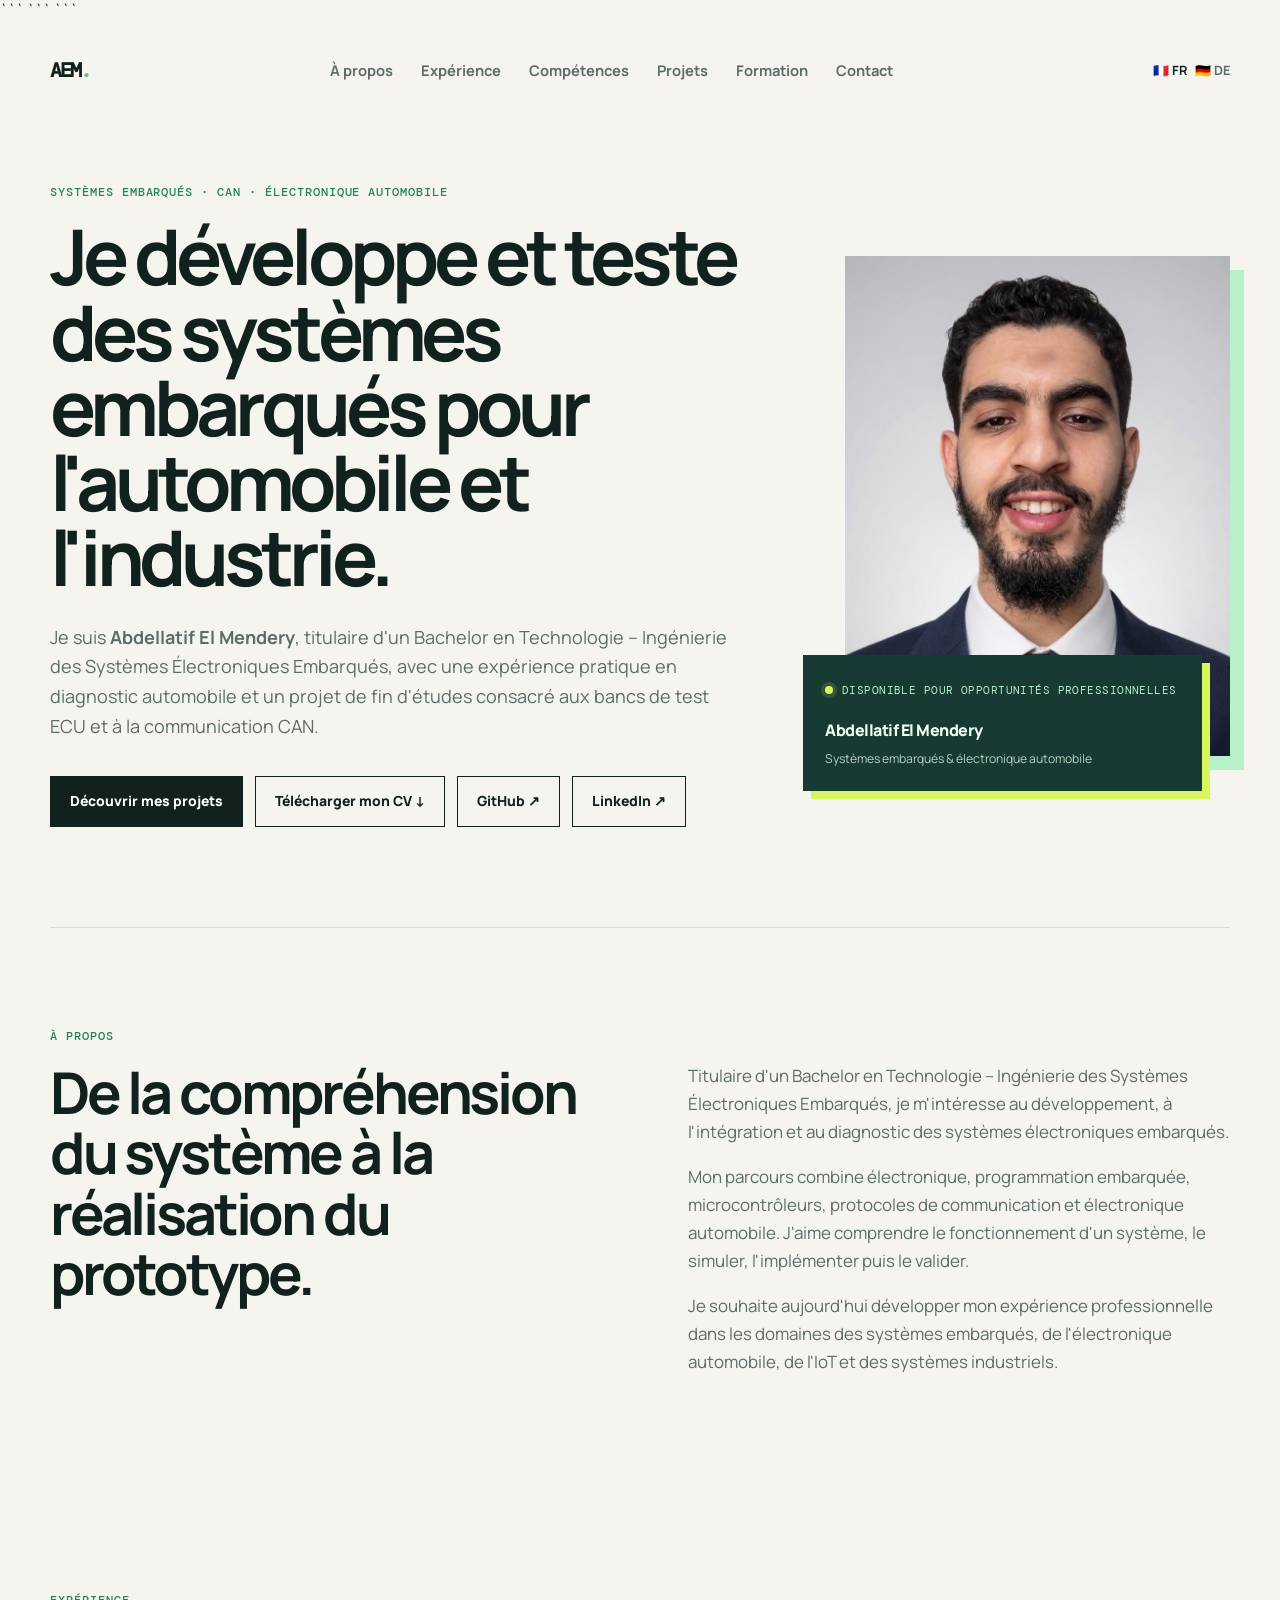
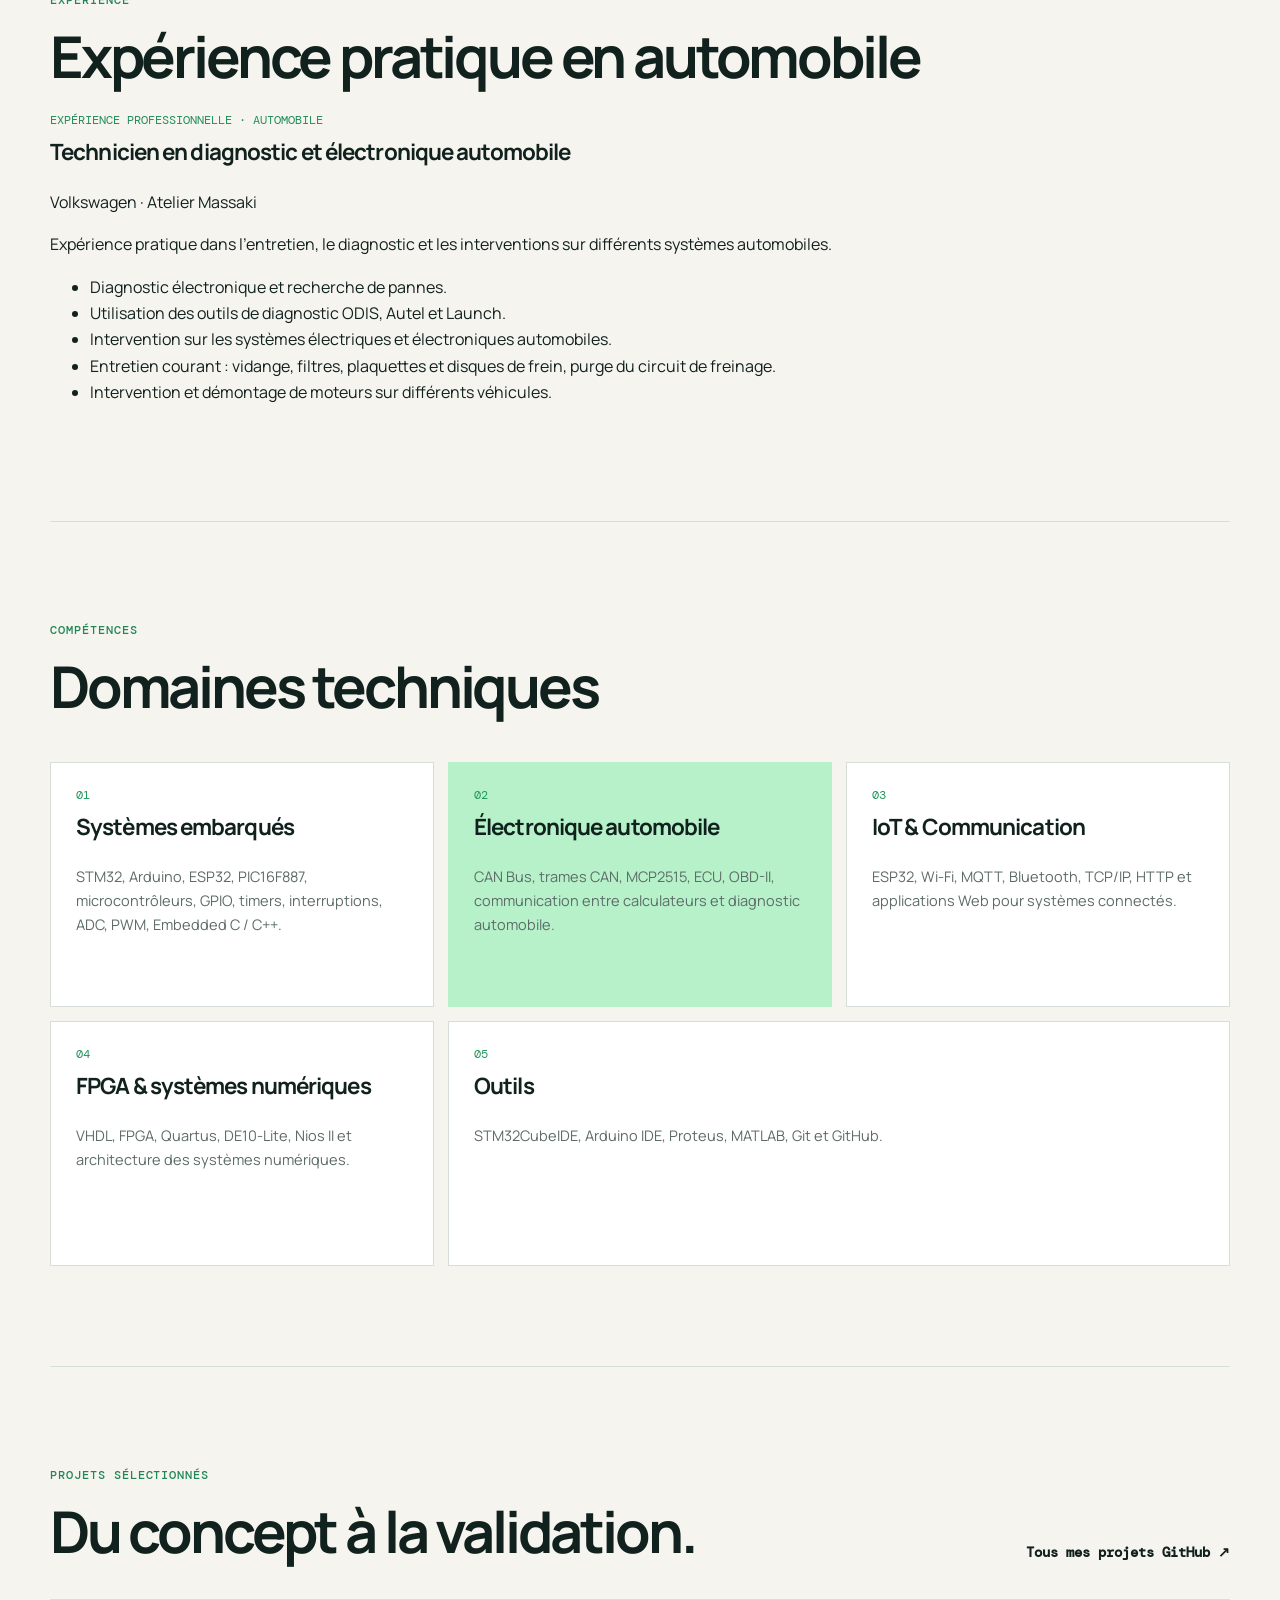
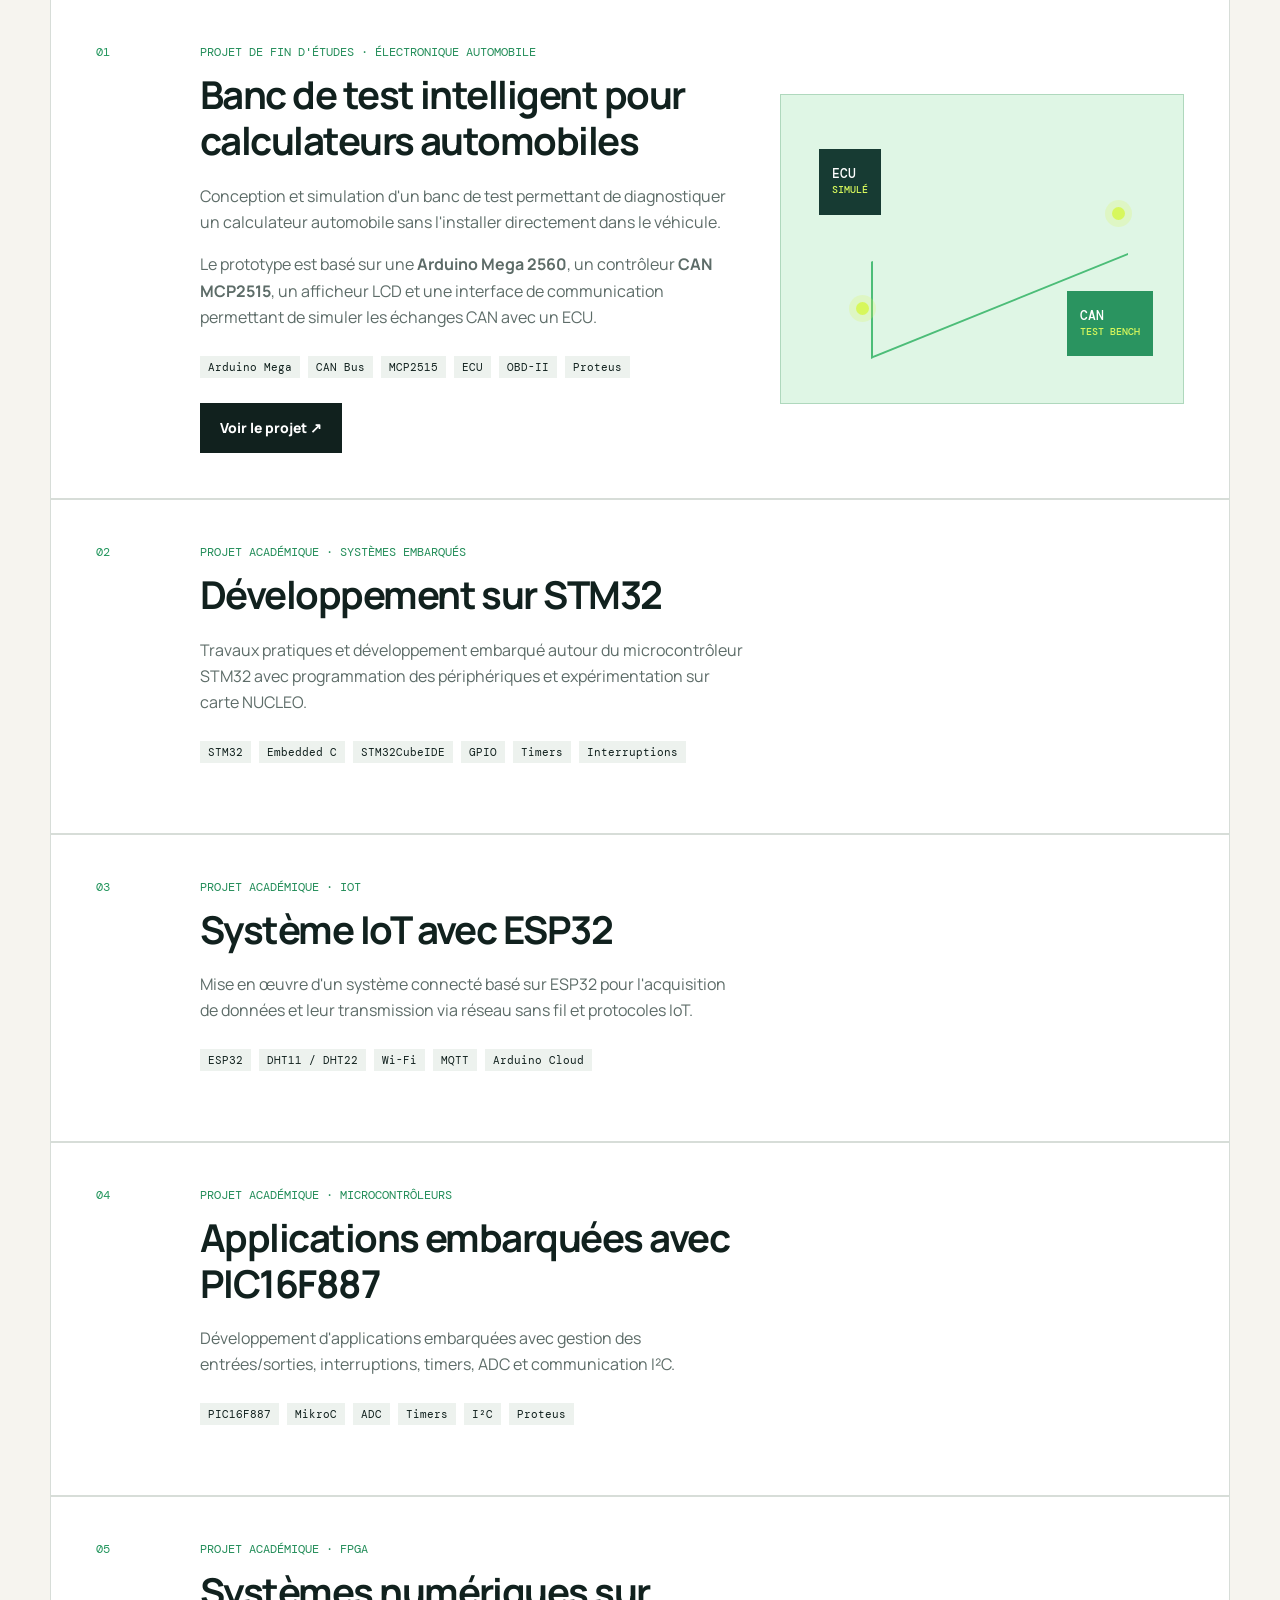
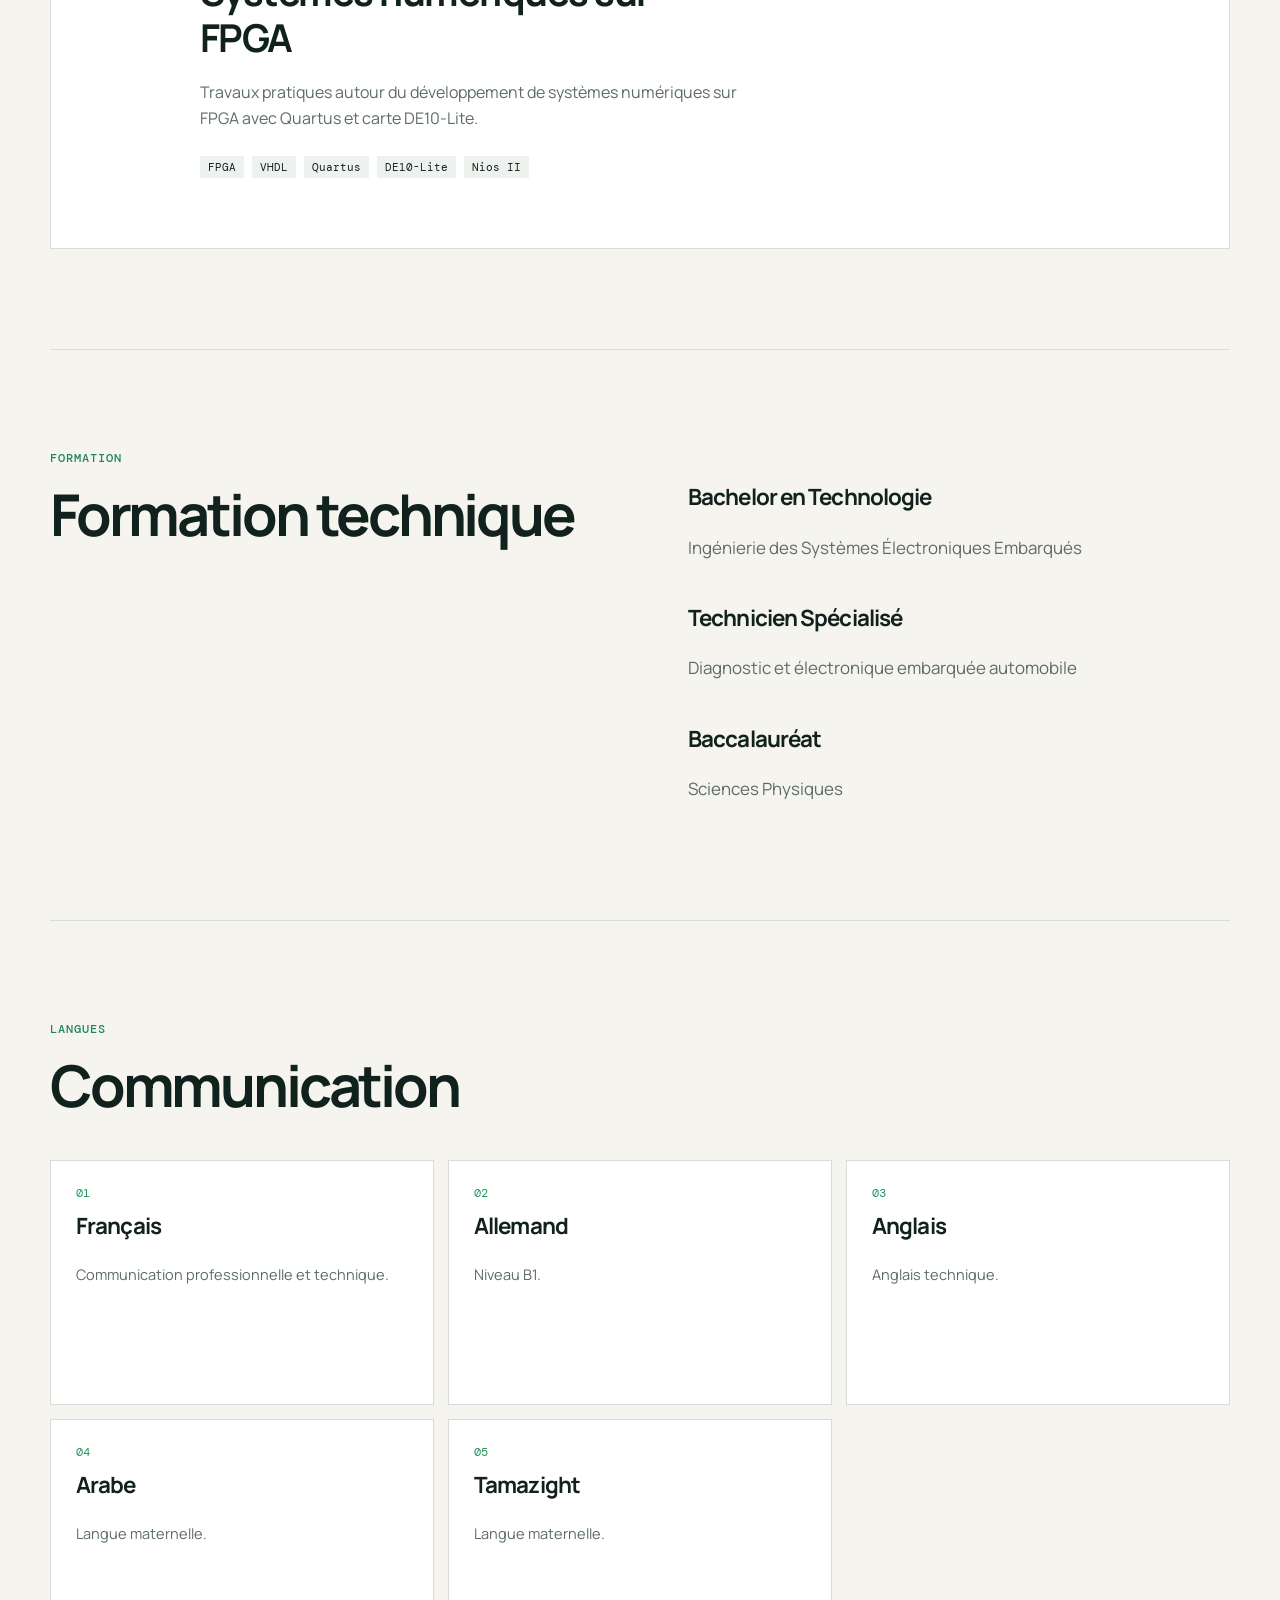
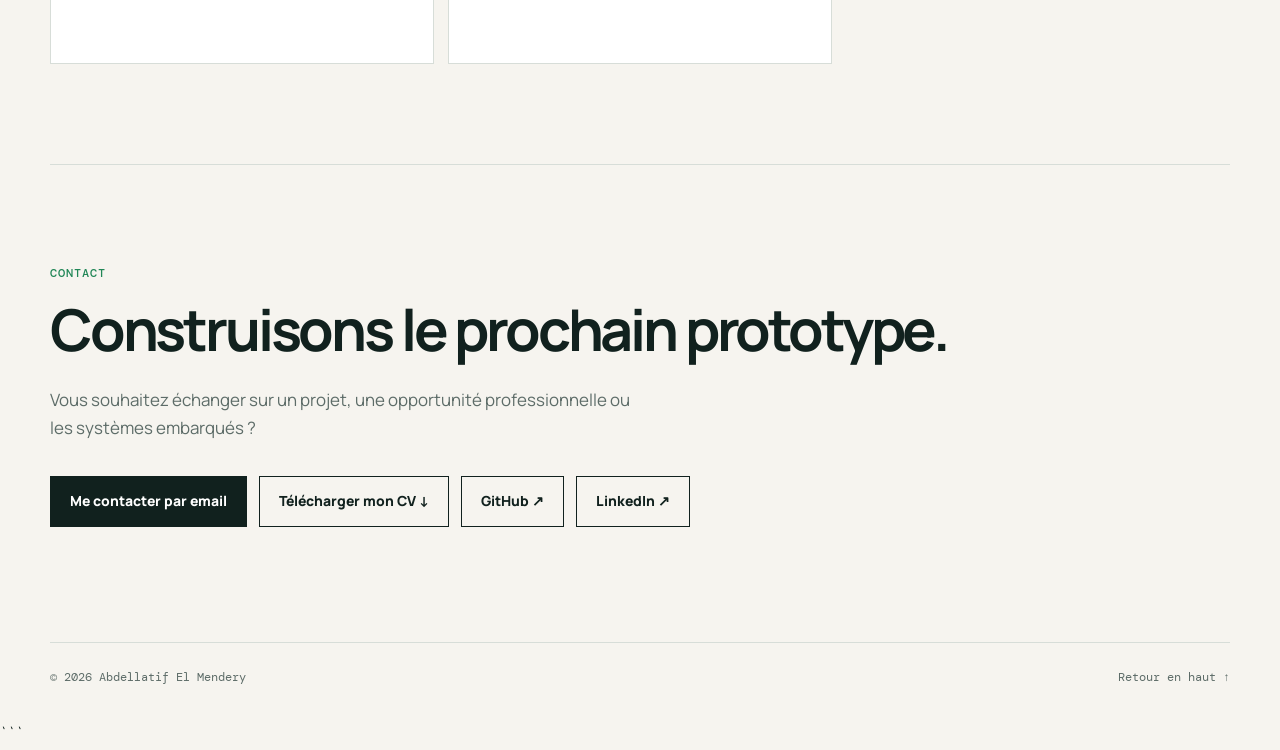
<file: index.html>
<!doctype html>

<html lang="fr">
  <head>
    <meta charset="UTF-8" />
    <meta name="viewport" content="width=device-width, initial-scale=1.0" />

```
<meta
  name="description"
  content="Portfolio d'Abdellatif El Mendery — systèmes embarqués, électronique automobile, CAN Bus, IoT et diagnostic automobile."
/>

<meta
  name="keywords"
  content="Abdellatif El Mendery, systèmes embarqués, STM32, CAN Bus, électronique automobile, IoT, ECU, diagnostic automobile"
/>

<meta name="author" content="Abdellatif El Mendery" />

<title>Abdellatif El Mendery | Systèmes embarqués & Électronique automobile</title>

<link rel="preconnect" href="https://fonts.googleapis.com" />
<link rel="preconnect" href="https://fonts.gstatic.com" crossorigin />

<link
  href="https://fonts.googleapis.com/css2?family=DM+Mono:wght@400;500&family=Manrope:wght@400;500;600;700;800&display=swap"
  rel="stylesheet"
/>

<link rel="stylesheet" href="style.css" />
```

  </head>

  <body>

```
<!-- HEADER -->
<header class="site-header">
  <a
    class="brand"
    href="#accueil"
    aria-label="Retour à l'accueil"
  >
    AEM<span>.</span>
  </a>

  <button
    class="menu-button"
    type="button"
    aria-label="Ouvrir le menu"
    aria-expanded="false"
  >
    Menu
  </button>

  <nav class="navigation" aria-label="Navigation principale">
    <a href="#apropos">À propos</a>
    <a href="#experience">Expérience</a>
    <a href="#competences">Compétences</a>
    <a href="#projets">Projets</a>
    <a href="#formation">Formation</a>
    <a href="#contact">Contact</a>
  </nav>
  <div class="language-switch">
  <a href="index.html" class="active">🇫🇷 FR</a>
  <a href="de.html">🇩🇪 DE</a>
</div>
</header>


<main>

  <!-- HERO -->
  <section class="hero section" id="accueil">

    <div class="hero-copy">

      <p class="eyebrow">
        Systèmes embarqués · CAN · Électronique automobile
      </p>

      <h1>
        Je développe et teste des systèmes embarqués pour l'automobile et l'industrie.
      </h1>

      <p class="intro">
        Je suis <strong>Abdellatif El Mendery</strong>, titulaire d'un
        Bachelor en Technologie – Ingénierie des Systèmes Électroniques
        Embarqués, avec une expérience pratique en diagnostic automobile
        et un projet de fin d'études consacré aux bancs de test ECU et
        à la communication CAN.
      </p>

      <div class="hero-actions">

        <a
          class="button button-primary"
          href="#projets"
        >
          Découvrir mes projets
        </a>

        <a
          class="button button-secondary"
          href="cv/CV_Abdellatif_El_Mendery_1.pdf"
          target="_blank"
          rel="noreferrer"
        >
          Télécharger mon CV ↓
        </a>

        <a
          class="button button-secondary"
          href="https://github.com/abdellatifelmendery-spec"
          target="_blank"
          rel="noreferrer"
        >
          GitHub ↗
        </a>

        <a
          class="button button-secondary"
          href="https://www.linkedin.com/in/abdellatif-el-mendery-99740125b"
          target="_blank"
          rel="noreferrer"
        >
          LinkedIn ↗
        </a>

      </div>

    </div>


    <div class="hero-profile">

      <div class="photo-frame">
        <img
          src="images/abdellatif-el-mendery.jpg"
          alt="Portrait professionnel d'Abdellatif El Mendery"
        />
      </div>

      <div class="profile-caption">

        <div class="status">
          <span></span>
          Disponible pour opportunités professionnelles
        </div>

        <p>Abdellatif El Mendery</p>

        <small>
          Systèmes embarqués & électronique automobile
        </small>

      </div>

    </div>

  </section>


  <!-- À PROPOS -->
  <section class="section about" id="apropos">

    <p class="eyebrow">À propos</p>

    <div class="section-grid">

      <h2>
        De la compréhension du système à la réalisation du prototype.
      </h2>

      <div>

        <p>
          Titulaire d'un Bachelor en Technologie – Ingénierie des
          Systèmes Électroniques Embarqués, je m'intéresse au
          développement, à l'intégration et au diagnostic des systèmes
          électroniques embarqués.
        </p>

        <p>
          Mon parcours combine électronique, programmation embarquée,
          microcontrôleurs, protocoles de communication et électronique
          automobile. J'aime comprendre le fonctionnement d'un système,
          le simuler, l'implémenter puis le valider.
        </p>

        <p>
          Je souhaite aujourd'hui développer mon expérience professionnelle
          dans les domaines des systèmes embarqués, de l'électronique
          automobile, de l'IoT et des systèmes industriels.
        </p>

      </div>

    </div>

  </section>


  <!-- EXPÉRIENCE -->
  <section class="section experience" id="experience">

    <p class="eyebrow">Expérience</p>

    <h2>
      Expérience pratique en automobile
    </h2>

    <article class="experience-card">

      <div class="experience-header">

        <div>
          <p class="project-type">
            Expérience professionnelle · Automobile
          </p>

          <h3>
            Technicien en diagnostic et électronique automobile
          </h3>
        </div>

        <p class="experience-location">
          Volkswagen · Atelier Massaki
        </p>

      </div>

      <div class="experience-content">

        <p>
          Expérience pratique dans l'entretien, le diagnostic et les
          interventions sur différents systèmes automobiles.
        </p>

        <ul>
          <li>
            Diagnostic électronique et recherche de pannes.
          </li>

          <li>
            Utilisation des outils de diagnostic ODIS, Autel et Launch.
          </li>

          <li>
            Intervention sur les systèmes électriques et électroniques
            automobiles.
          </li>

          <li>
            Entretien courant : vidange, filtres, plaquettes et disques
            de frein, purge du circuit de freinage.
          </li>

          <li>
            Intervention et démontage de moteurs sur différents véhicules.
          </li>
        </ul>

      </div>

    </article>

  </section>


  <!-- COMPÉTENCES -->
  <section class="section skills" id="competences">

    <p class="eyebrow">Compétences</p>

    <h2>Domaines techniques</h2>

    <div class="skills-grid">

      <article class="skill-card">

        <p class="skill-number">01</p>

        <h3>Systèmes embarqués</h3>

        <p>
          STM32, Arduino, ESP32, PIC16F887, microcontrôleurs,
          GPIO, timers, interruptions, ADC, PWM,
          Embedded C / C++.
        </p>

      </article>


      <article class="skill-card accent-card">

        <p class="skill-number">02</p>

        <h3>Électronique automobile</h3>

        <p>
          CAN Bus, trames CAN, MCP2515, ECU, OBD-II,
          communication entre calculateurs et diagnostic automobile.
        </p>

      </article>


      <article class="skill-card">

        <p class="skill-number">03</p>

        <h3>IoT & Communication</h3>

        <p>
          ESP32, Wi-Fi, MQTT, Bluetooth, TCP/IP,
          HTTP et applications Web pour systèmes connectés.
        </p>

      </article>


      <article class="skill-card">

        <p class="skill-number">04</p>

        <h3>FPGA & systèmes numériques</h3>

        <p>
          VHDL, FPGA, Quartus, DE10-Lite,
          Nios II et architecture des systèmes numériques.
        </p>

      </article>


      <article class="skill-card wide-card">

        <p class="skill-number">05</p>

        <h3>Outils</h3>

        <p>
          STM32CubeIDE, Arduino IDE, Proteus, MATLAB,
          Git et GitHub.
        </p>

      </article>

    </div>

  </section>


  <!-- PROJETS -->
  <section class="section projects" id="projets">

    <div class="projects-heading">

      <div>

        <p class="eyebrow">
          Projets sélectionnés
        </p>

        <h2>
          Du concept à la validation.
        </h2>

      </div>

      <a
        class="text-link"
        href="https://github.com/abdellatifelmendery-spec"
        target="_blank"
        rel="noreferrer"
      >
        Tous mes projets GitHub ↗
      </a>

    </div>


    <!-- PFE -->
    <article class="project-featured">

      <div class="project-index">
        01
      </div>

      <div class="project-content">

        <p class="project-type">
          Projet de fin d'études · Électronique automobile
        </p>

        <h3>
          Banc de test intelligent pour calculateurs automobiles
        </h3>

        <p>
          Conception et simulation d'un banc de test permettant de
          diagnostiquer un calculateur automobile sans l'installer
          directement dans le véhicule.
        </p>

        <p>
          Le prototype est basé sur une
          <strong>Arduino Mega 2560</strong>,
          un contrôleur
          <strong>CAN MCP2515</strong>,
          un afficheur LCD et une interface de communication
          permettant de simuler les échanges CAN avec un ECU.
        </p>

        <ul class="tag-list">

          <li>Arduino Mega</li>
          <li>CAN Bus</li>
          <li>MCP2515</li>
          <li>ECU</li>
          <li>OBD-II</li>
          <li>Proteus</li>

        </ul>

        <a
          class="button button-primary"
          href="https://github.com/abdellatifelmendery-spec/banc-test-intelligent-ecu"
          target="_blank"
          rel="noreferrer"
        >
          Voir le projet ↗
        </a>

      </div>


      <div
        class="project-visual"
        aria-hidden="true"
      >

        <div class="ecu-block">
          ECU
          <br />
          <small>SIMULÉ</small>
        </div>

        <div class="can-line"></div>

        <div class="mcu-block">
          CAN
          <br />
          <small>TEST BENCH</small>
        </div>

        <div class="signal-dot dot-one"></div>
        <div class="signal-dot dot-two"></div>

      </div>

    </article>


    <!-- STM32 -->
    <article class="project-featured">

      <div class="project-index">
        02
      </div>

      <div class="project-content">

        <p class="project-type">
          Projet académique · Systèmes embarqués
        </p>

        <h3>
          Développement sur STM32
        </h3>

        <p>
          Travaux pratiques et développement embarqué autour du
          microcontrôleur STM32 avec programmation des périphériques
          et expérimentation sur carte NUCLEO.
        </p>

        <ul class="tag-list">
          <li>STM32</li>
          <li>Embedded C</li>
          <li>STM32CubeIDE</li>
          <li>GPIO</li>
          <li>Timers</li>
          <li>Interruptions</li>
        </ul>

      </div>

    </article>


    <!-- ESP32 -->
    <article class="project-featured">

      <div class="project-index">
        03
      </div>

      <div class="project-content">

        <p class="project-type">
          Projet académique · IoT
        </p>

        <h3>
          Système IoT avec ESP32
        </h3>

        <p>
          Mise en œuvre d'un système connecté basé sur ESP32 pour
          l'acquisition de données et leur transmission via réseau
          sans fil et protocoles IoT.
        </p>

        <ul class="tag-list">
          <li>ESP32</li>
          <li>DHT11 / DHT22</li>
          <li>Wi-Fi</li>
          <li>MQTT</li>
          <li>Arduino Cloud</li>
        </ul>

      </div>

    </article>


    <!-- PIC -->
    <article class="project-featured">

      <div class="project-index">
        04
      </div>

      <div class="project-content">

        <p class="project-type">
          Projet académique · Microcontrôleurs
        </p>

        <h3>
          Applications embarquées avec PIC16F887
        </h3>

        <p>
          Développement d'applications embarquées avec gestion des
          entrées/sorties, interruptions, timers, ADC et communication
          I²C.
        </p>

        <ul class="tag-list">
          <li>PIC16F887</li>
          <li>MikroC</li>
          <li>ADC</li>
          <li>Timers</li>
          <li>I²C</li>
          <li>Proteus</li>
        </ul>

      </div>

    </article>


    <!-- FPGA -->
    <article class="project-featured">

      <div class="project-index">
        05
      </div>

      <div class="project-content">

        <p class="project-type">
          Projet académique · FPGA
        </p>

        <h3>
          Systèmes numériques sur FPGA
        </h3>

        <p>
          Travaux pratiques autour du développement de systèmes
          numériques sur FPGA avec Quartus et carte DE10-Lite.
        </p>

        <ul class="tag-list">
          <li>FPGA</li>
          <li>VHDL</li>
          <li>Quartus</li>
          <li>DE10-Lite</li>
          <li>Nios II</li>
        </ul>

      </div>

    </article>

  </section>


  <!-- FORMATION -->
  <section class="section about" id="formation">

    <p class="eyebrow">Formation</p>

    <div class="section-grid">

      <h2>
        Formation technique
      </h2>

      <div>

        <h3>
          Bachelor en Technologie
        </h3>

        <p>
          Ingénierie des Systèmes Électroniques Embarqués
        </p>

        <br />

        <h3>
          Technicien Spécialisé
        </h3>

        <p>
          Diagnostic et électronique embarquée automobile
        </p>

        <br />

        <h3>
          Baccalauréat
        </h3>

        <p>
          Sciences Physiques
        </p>

      </div>

    </div>

  </section>


  <!-- LANGUES -->
  <section class="section skills">

    <p class="eyebrow">
      Langues
    </p>

    <h2>
      Communication
    </h2>

    <div class="skills-grid">

      <article class="skill-card">
        <p class="skill-number">01</p>
        <h3>Français</h3>
        <p>
          Communication professionnelle et technique.
        </p>
      </article>

      <article class="skill-card">
        <p class="skill-number">02</p>
        <h3>Allemand</h3>
        <p>
          Niveau B1.
        </p>
      </article>

      <article class="skill-card">
        <p class="skill-number">03</p>
        <h3>Anglais</h3>
        <p>
          Anglais technique.
        </p>
      </article>

      <article class="skill-card">
        <p class="skill-number">04</p>
        <h3>Arabe</h4>
        <p>
          Langue maternelle.
        </p>
      </article>

      <article class="skill-card">
        <p class="skill-number">05</p>
        <h3>Tamazight</h3>
        <p>
          Langue maternelle.
        </p>
      </article>

    </div>

  </section>


  <!-- CONTACT -->
  <section class="section contact" id="contact">

    <p class="eyebrow">
      Contact
    </p>

    <h2>
      Construisons le prochain prototype.
    </h2>

    <p>
      Vous souhaitez échanger sur un projet, une opportunité
      professionnelle ou les systèmes embarqués ?
    </p>

    <div class="contact-links">

      <!-- REMPLACE CET EMAIL -->
      <a
        class="button button-primary"
        href="mailto:abdellatifelmendery@gmail.com"
      >
        Me contacter par email
      </a>

      <a
        class="button button-secondary"
        href="cv/CV_Abdellatif_El_Mendery_1.pdf"
        target="_blank"
        rel="noreferrer"
      >
        Télécharger mon CV ↓
      </a>

      <a
        class="button button-secondary"
        href="https://github.com/abdellatifelmendery-spec"
        target="_blank"
        rel="noreferrer"
      >
        GitHub ↗
      </a>

      <a
        class="button button-secondary"
        href="https://www.linkedin.com/in/abdellatif-el-mendery-99740125b"
        target="_blank"
        rel="noreferrer"
      >
        LinkedIn ↗
      </a>

    </div>

  </section>

</main>


<!-- FOOTER -->
<footer>

  <p>
    © <span id="year"></span> Abdellatif El Mendery
  </p>

  <a href="#accueil">
    Retour en haut ↑
  </a>

</footer>


<script src="script.js"></script>
```

  </body>
</html>
</file>
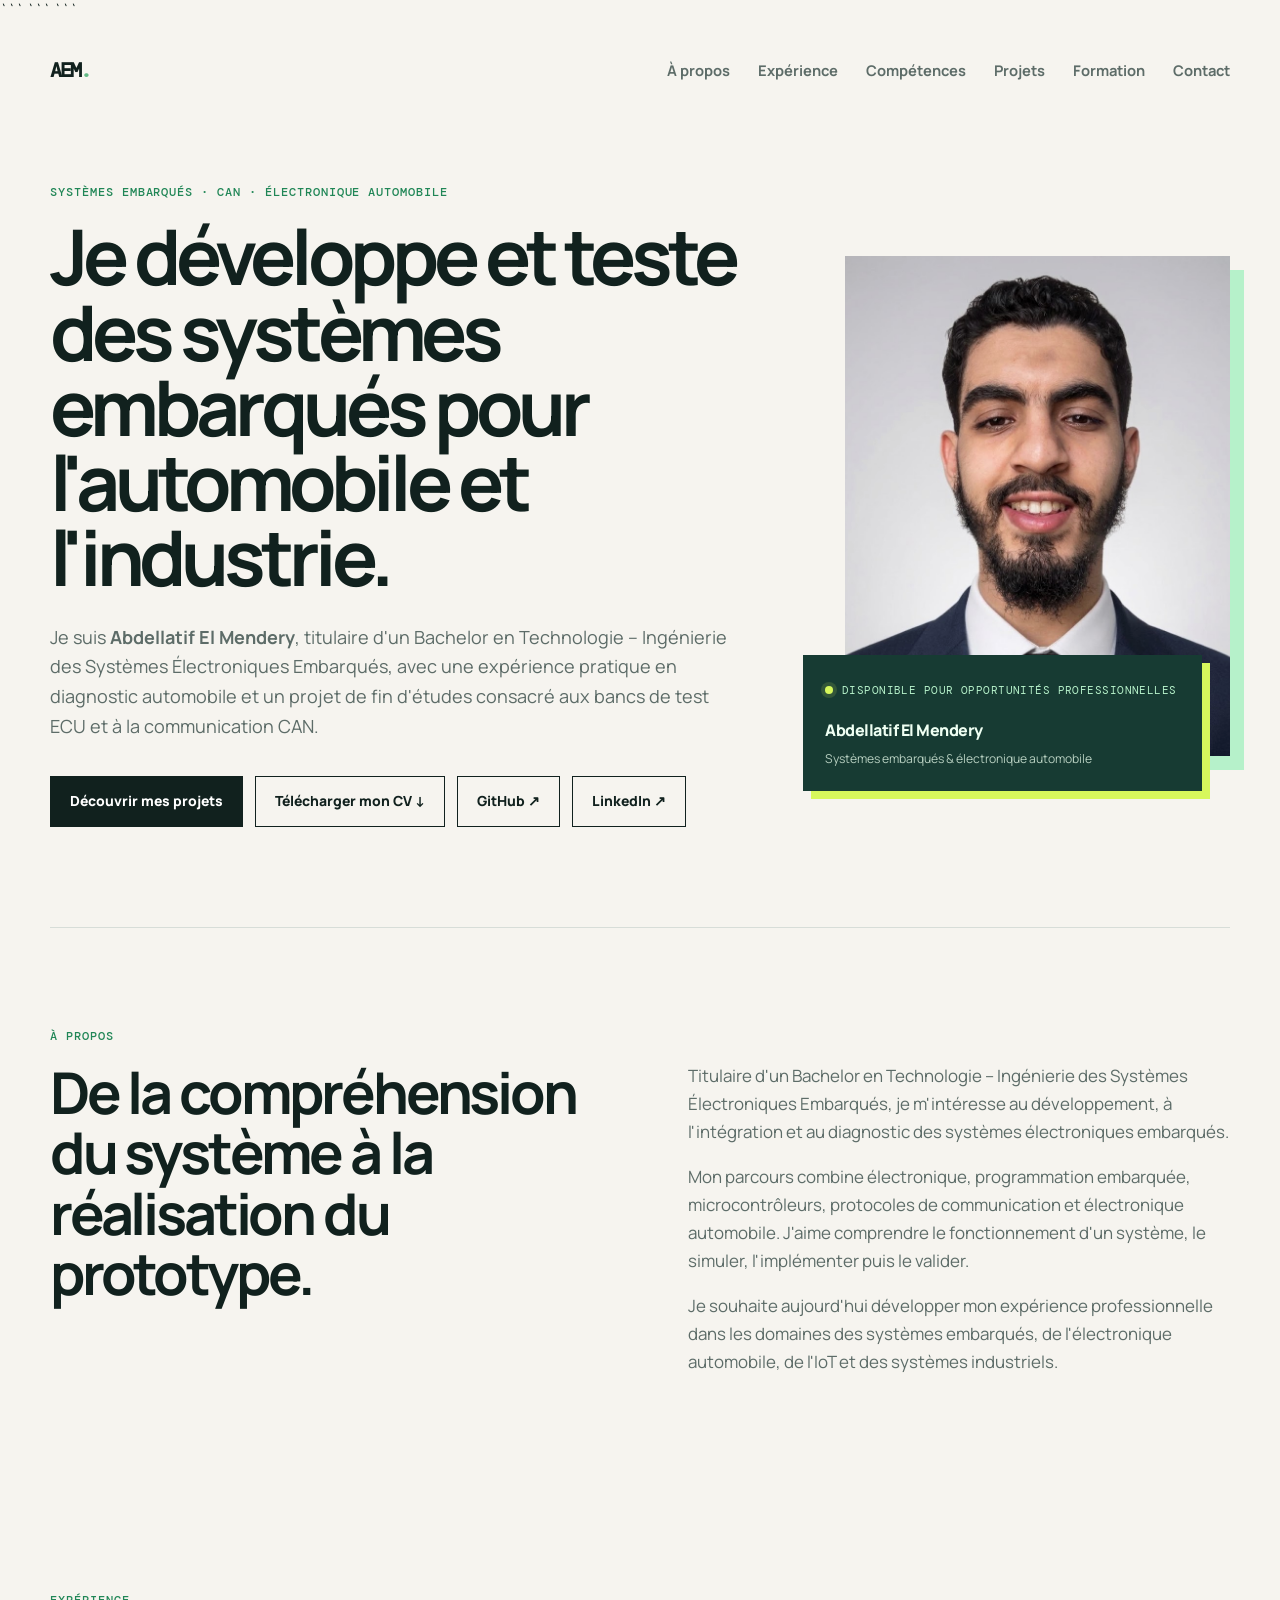
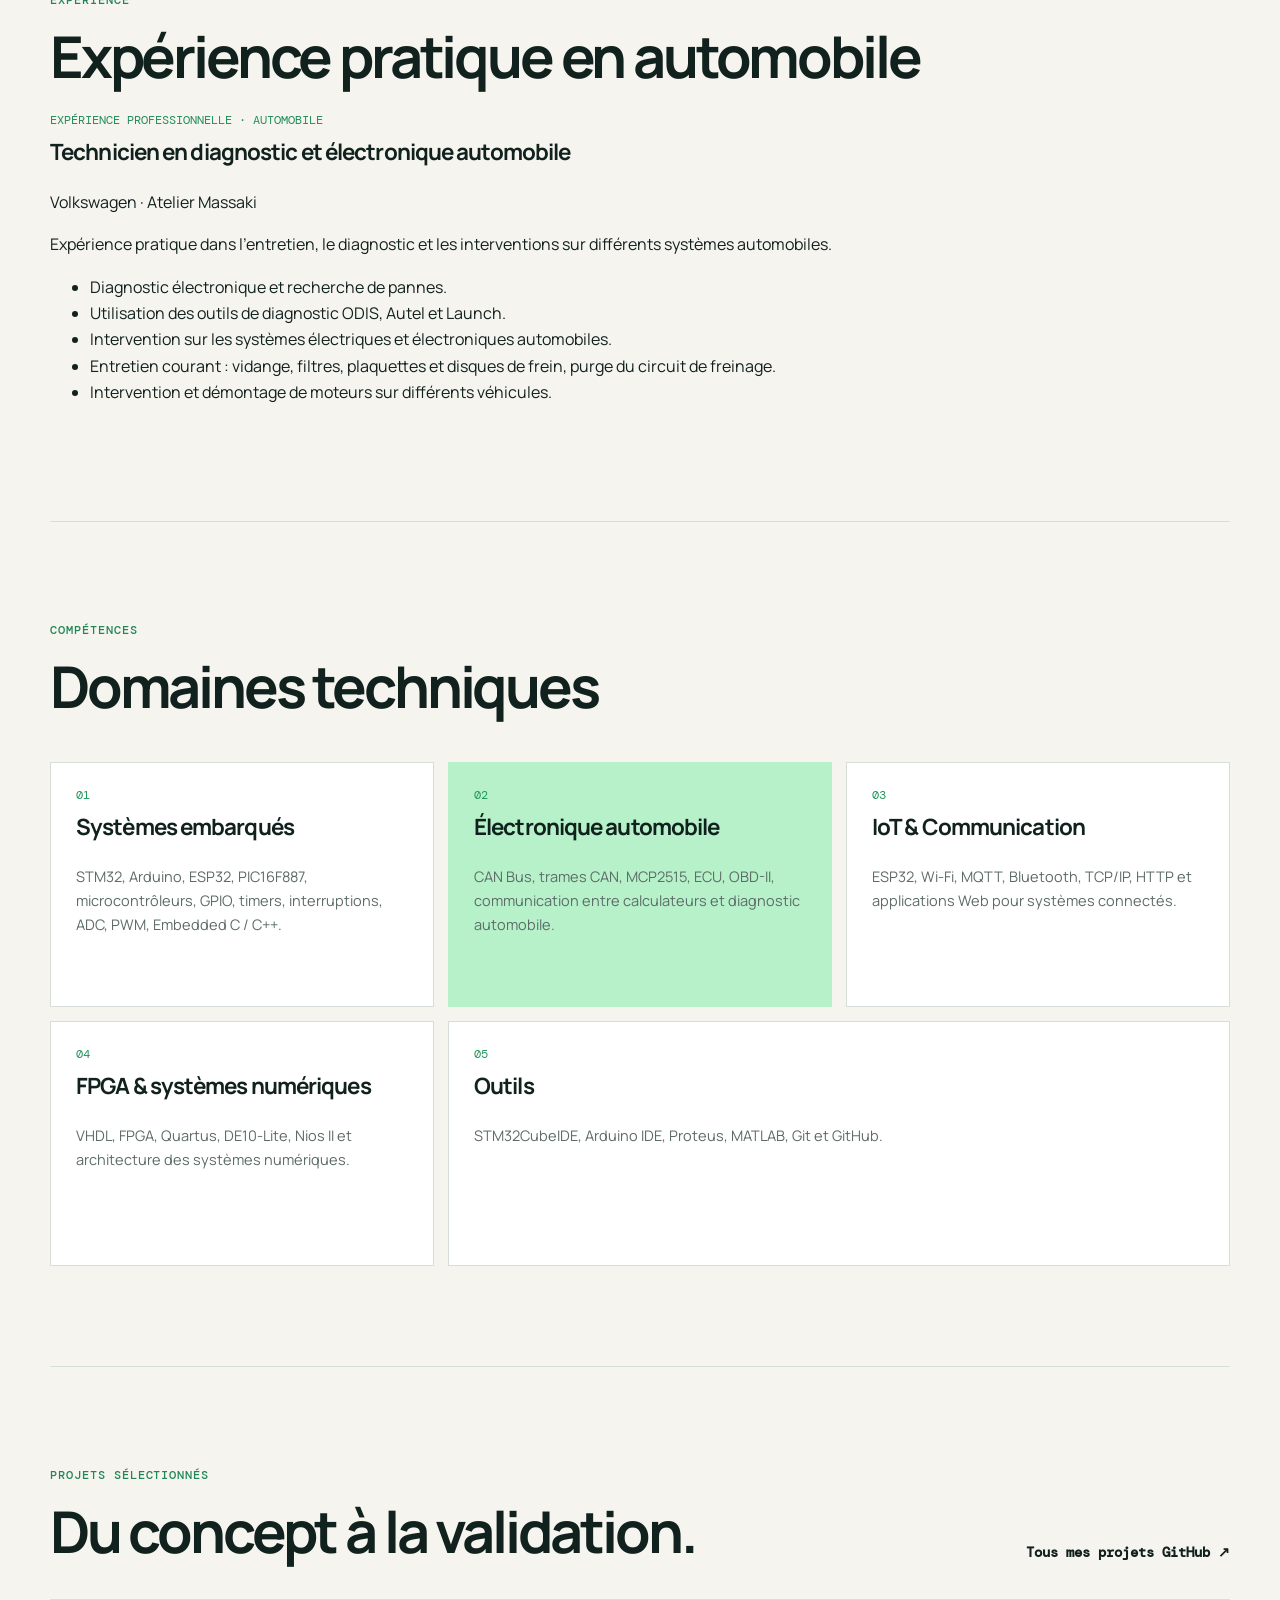
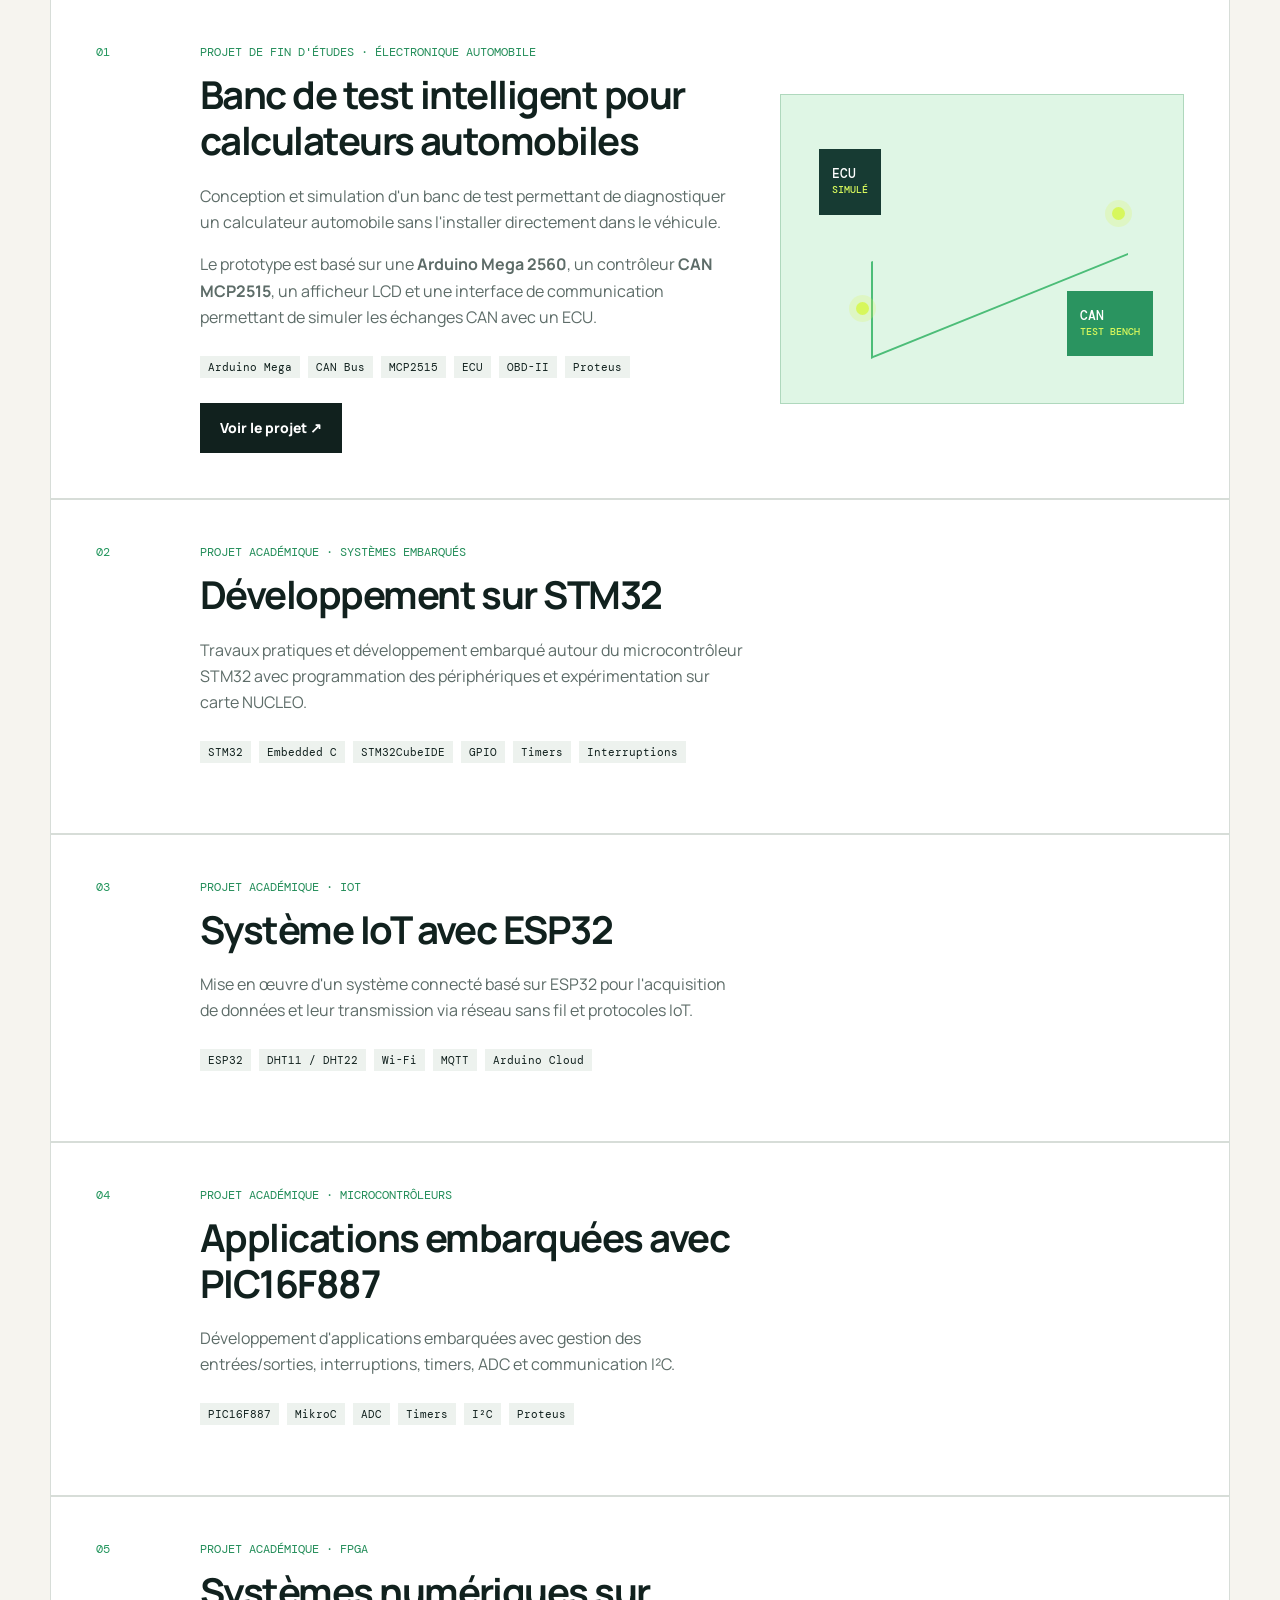
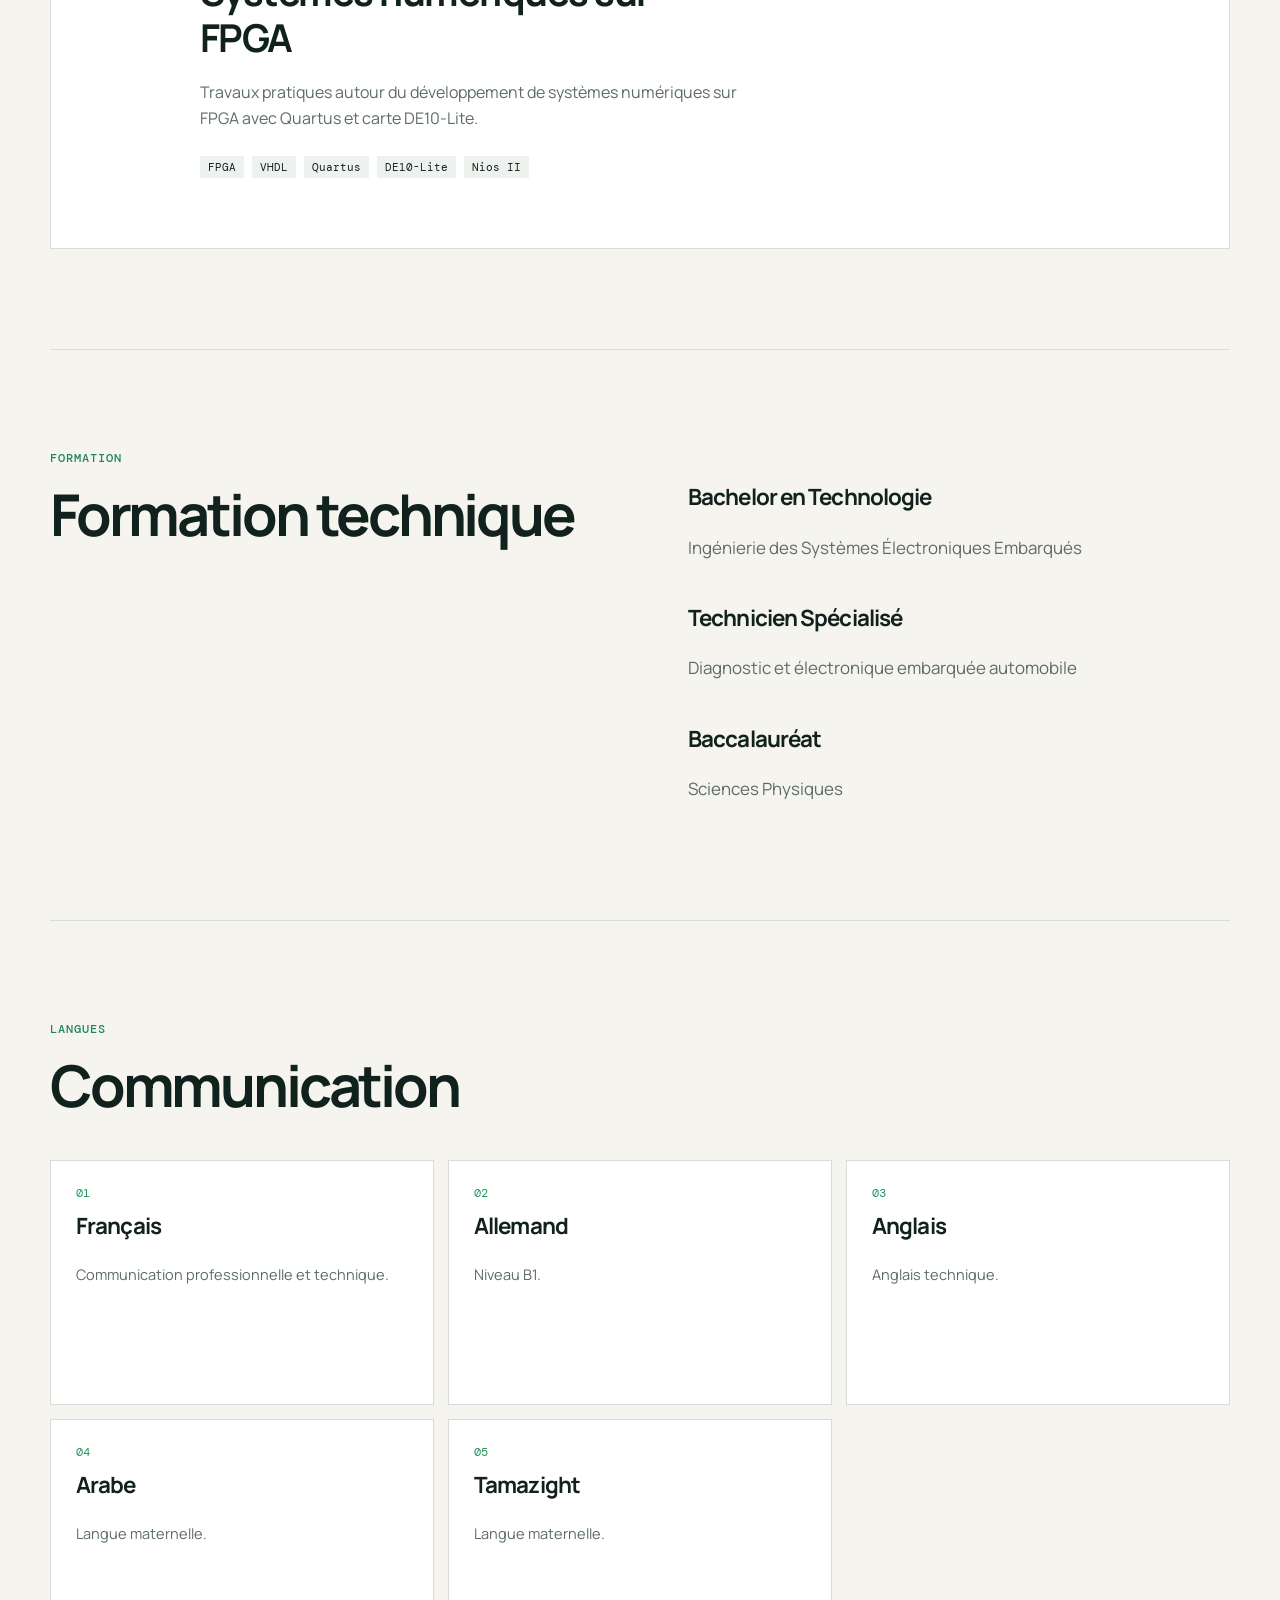
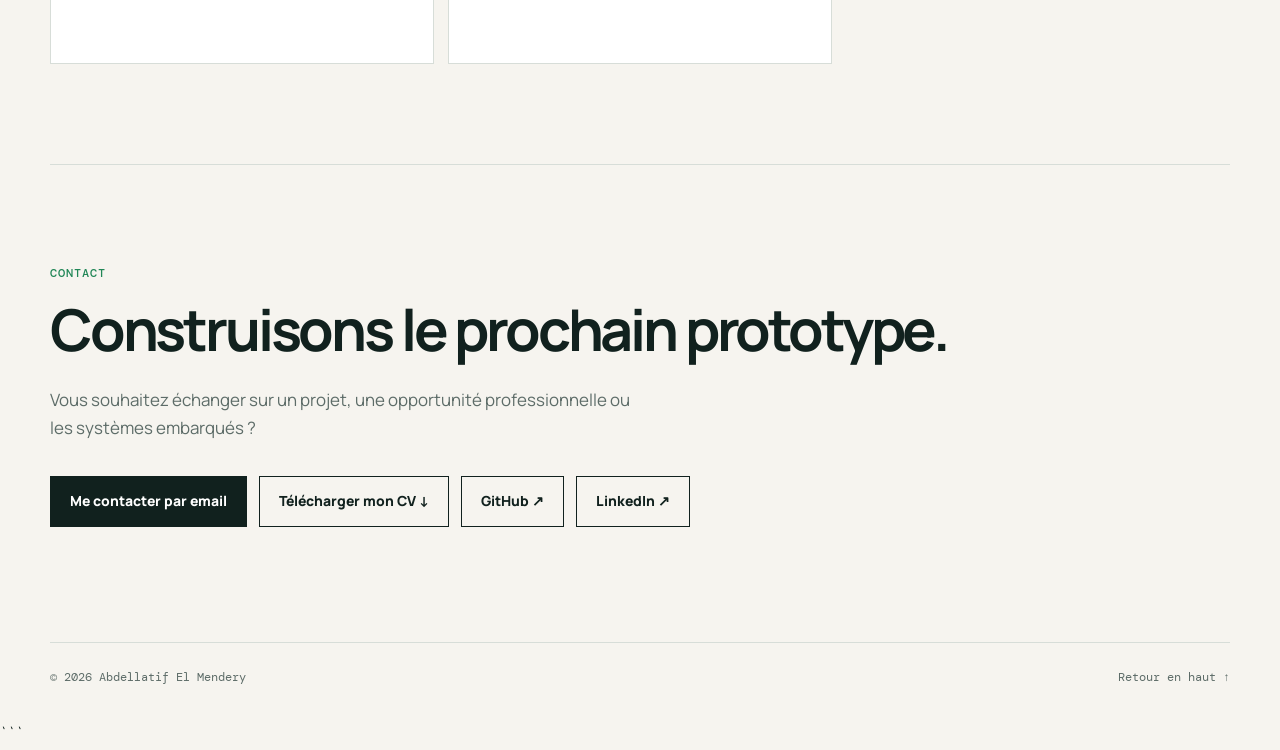
<file: portfolio-abdellatif/index.html>
<!doctype html>

<html lang="fr">
  <head>
    <meta charset="UTF-8" />
    <meta name="viewport" content="width=device-width, initial-scale=1.0" />

```
<meta
  name="description"
  content="Portfolio d'Abdellatif El Mendery — systèmes embarqués, électronique automobile, CAN Bus, IoT et diagnostic automobile."
/>

<meta
  name="keywords"
  content="Abdellatif El Mendery, systèmes embarqués, STM32, CAN Bus, électronique automobile, IoT, ECU, diagnostic automobile"
/>

<meta name="author" content="Abdellatif El Mendery" />

<title>Abdellatif El Mendery | Systèmes embarqués & Électronique automobile</title>

<link rel="preconnect" href="https://fonts.googleapis.com" />
<link rel="preconnect" href="https://fonts.gstatic.com" crossorigin />

<link
  href="https://fonts.googleapis.com/css2?family=DM+Mono:wght@400;500&family=Manrope:wght@400;500;600;700;800&display=swap"
  rel="stylesheet"
/>

<link rel="stylesheet" href="style.css" />
```

  </head>

  <body>

```
<!-- HEADER -->
<header class="site-header">
  <a
    class="brand"
    href="#accueil"
    aria-label="Retour à l'accueil"
  >
    AEM<span>.</span>
  </a>

  <button
    class="menu-button"
    type="button"
    aria-label="Ouvrir le menu"
    aria-expanded="false"
  >
    Menu
  </button>

  <nav class="navigation" aria-label="Navigation principale">
    <a href="#apropos">À propos</a>
    <a href="#experience">Expérience</a>
    <a href="#competences">Compétences</a>
    <a href="#projets">Projets</a>
    <a href="#formation">Formation</a>
    <a href="#contact">Contact</a>
  </nav>
</header>


<main>

  <!-- HERO -->
  <section class="hero section" id="accueil">

    <div class="hero-copy">

      <p class="eyebrow">
        Systèmes embarqués · CAN · Électronique automobile
      </p>

      <h1>
        Je développe et teste des systèmes embarqués pour l'automobile et l'industrie.
      </h1>

      <p class="intro">
        Je suis <strong>Abdellatif El Mendery</strong>, titulaire d'un
        Bachelor en Technologie – Ingénierie des Systèmes Électroniques
        Embarqués, avec une expérience pratique en diagnostic automobile
        et un projet de fin d'études consacré aux bancs de test ECU et
        à la communication CAN.
      </p>

      <div class="hero-actions">

        <a
          class="button button-primary"
          href="#projets"
        >
          Découvrir mes projets
        </a>

        <a
          class="button button-secondary"
          href="cv/Abdellatif_El_Mendery_CV.pdf"
          target="_blank"
          rel="noreferrer"
        >
          Télécharger mon CV ↓
        </a>

        <a
          class="button button-secondary"
          href="https://github.com/abdellatifelmendery-spec"
          target="_blank"
          rel="noreferrer"
        >
          GitHub ↗
        </a>

        <a
          class="button button-secondary"
          href="https://www.linkedin.com/in/abdellatif-el-mendery-99740125b"
          target="_blank"
          rel="noreferrer"
        >
          LinkedIn ↗
        </a>

      </div>

    </div>


    <div class="hero-profile">

      <div class="photo-frame">
        <img
          src="images/abdellatif-el-mendery.jpg"
          alt="Portrait professionnel d'Abdellatif El Mendery"
        />
      </div>

      <div class="profile-caption">

        <div class="status">
          <span></span>
          Disponible pour opportunités professionnelles
        </div>

        <p>Abdellatif El Mendery</p>

        <small>
          Systèmes embarqués & électronique automobile
        </small>

      </div>

    </div>

  </section>


  <!-- À PROPOS -->
  <section class="section about" id="apropos">

    <p class="eyebrow">À propos</p>

    <div class="section-grid">

      <h2>
        De la compréhension du système à la réalisation du prototype.
      </h2>

      <div>

        <p>
          Titulaire d'un Bachelor en Technologie – Ingénierie des
          Systèmes Électroniques Embarqués, je m'intéresse au
          développement, à l'intégration et au diagnostic des systèmes
          électroniques embarqués.
        </p>

        <p>
          Mon parcours combine électronique, programmation embarquée,
          microcontrôleurs, protocoles de communication et électronique
          automobile. J'aime comprendre le fonctionnement d'un système,
          le simuler, l'implémenter puis le valider.
        </p>

        <p>
          Je souhaite aujourd'hui développer mon expérience professionnelle
          dans les domaines des systèmes embarqués, de l'électronique
          automobile, de l'IoT et des systèmes industriels.
        </p>

      </div>

    </div>

  </section>


  <!-- EXPÉRIENCE -->
  <section class="section experience" id="experience">

    <p class="eyebrow">Expérience</p>

    <h2>
      Expérience pratique en automobile
    </h2>

    <article class="experience-card">

      <div class="experience-header">

        <div>
          <p class="project-type">
            Expérience professionnelle · Automobile
          </p>

          <h3>
            Technicien en diagnostic et électronique automobile
          </h3>
        </div>

        <p class="experience-location">
          Volkswagen · Atelier Massaki
        </p>

      </div>

      <div class="experience-content">

        <p>
          Expérience pratique dans l'entretien, le diagnostic et les
          interventions sur différents systèmes automobiles.
        </p>

        <ul>
          <li>
            Diagnostic électronique et recherche de pannes.
          </li>

          <li>
            Utilisation des outils de diagnostic ODIS, Autel et Launch.
          </li>

          <li>
            Intervention sur les systèmes électriques et électroniques
            automobiles.
          </li>

          <li>
            Entretien courant : vidange, filtres, plaquettes et disques
            de frein, purge du circuit de freinage.
          </li>

          <li>
            Intervention et démontage de moteurs sur différents véhicules.
          </li>
        </ul>

      </div>

    </article>

  </section>


  <!-- COMPÉTENCES -->
  <section class="section skills" id="competences">

    <p class="eyebrow">Compétences</p>

    <h2>Domaines techniques</h2>

    <div class="skills-grid">

      <article class="skill-card">

        <p class="skill-number">01</p>

        <h3>Systèmes embarqués</h3>

        <p>
          STM32, Arduino, ESP32, PIC16F887, microcontrôleurs,
          GPIO, timers, interruptions, ADC, PWM,
          Embedded C / C++.
        </p>

      </article>


      <article class="skill-card accent-card">

        <p class="skill-number">02</p>

        <h3>Électronique automobile</h3>

        <p>
          CAN Bus, trames CAN, MCP2515, ECU, OBD-II,
          communication entre calculateurs et diagnostic automobile.
        </p>

      </article>


      <article class="skill-card">

        <p class="skill-number">03</p>

        <h3>IoT & Communication</h3>

        <p>
          ESP32, Wi-Fi, MQTT, Bluetooth, TCP/IP,
          HTTP et applications Web pour systèmes connectés.
        </p>

      </article>


      <article class="skill-card">

        <p class="skill-number">04</p>

        <h3>FPGA & systèmes numériques</h3>

        <p>
          VHDL, FPGA, Quartus, DE10-Lite,
          Nios II et architecture des systèmes numériques.
        </p>

      </article>


      <article class="skill-card wide-card">

        <p class="skill-number">05</p>

        <h3>Outils</h3>

        <p>
          STM32CubeIDE, Arduino IDE, Proteus, MATLAB,
          Git et GitHub.
        </p>

      </article>

    </div>

  </section>


  <!-- PROJETS -->
  <section class="section projects" id="projets">

    <div class="projects-heading">

      <div>

        <p class="eyebrow">
          Projets sélectionnés
        </p>

        <h2>
          Du concept à la validation.
        </h2>

      </div>

      <a
        class="text-link"
        href="https://github.com/abdellatifelmendery-spec"
        target="_blank"
        rel="noreferrer"
      >
        Tous mes projets GitHub ↗
      </a>

    </div>


    <!-- PFE -->
    <article class="project-featured">

      <div class="project-index">
        01
      </div>

      <div class="project-content">

        <p class="project-type">
          Projet de fin d'études · Électronique automobile
        </p>

        <h3>
          Banc de test intelligent pour calculateurs automobiles
        </h3>

        <p>
          Conception et simulation d'un banc de test permettant de
          diagnostiquer un calculateur automobile sans l'installer
          directement dans le véhicule.
        </p>

        <p>
          Le prototype est basé sur une
          <strong>Arduino Mega 2560</strong>,
          un contrôleur
          <strong>CAN MCP2515</strong>,
          un afficheur LCD et une interface de communication
          permettant de simuler les échanges CAN avec un ECU.
        </p>

        <ul class="tag-list">

          <li>Arduino Mega</li>
          <li>CAN Bus</li>
          <li>MCP2515</li>
          <li>ECU</li>
          <li>OBD-II</li>
          <li>Proteus</li>

        </ul>

        <a
          class="button button-primary"
          href="https://github.com/abdellatifelmendery-spec/banc-test-intelligent-ecu"
          target="_blank"
          rel="noreferrer"
        >
          Voir le projet ↗
        </a>

      </div>


      <div
        class="project-visual"
        aria-hidden="true"
      >

        <div class="ecu-block">
          ECU
          <br />
          <small>SIMULÉ</small>
        </div>

        <div class="can-line"></div>

        <div class="mcu-block">
          CAN
          <br />
          <small>TEST BENCH</small>
        </div>

        <div class="signal-dot dot-one"></div>
        <div class="signal-dot dot-two"></div>

      </div>

    </article>


    <!-- STM32 -->
    <article class="project-featured">

      <div class="project-index">
        02
      </div>

      <div class="project-content">

        <p class="project-type">
          Projet académique · Systèmes embarqués
        </p>

        <h3>
          Développement sur STM32
        </h3>

        <p>
          Travaux pratiques et développement embarqué autour du
          microcontrôleur STM32 avec programmation des périphériques
          et expérimentation sur carte NUCLEO.
        </p>

        <ul class="tag-list">
          <li>STM32</li>
          <li>Embedded C</li>
          <li>STM32CubeIDE</li>
          <li>GPIO</li>
          <li>Timers</li>
          <li>Interruptions</li>
        </ul>

      </div>

    </article>


    <!-- ESP32 -->
    <article class="project-featured">

      <div class="project-index">
        03
      </div>

      <div class="project-content">

        <p class="project-type">
          Projet académique · IoT
        </p>

        <h3>
          Système IoT avec ESP32
        </h3>

        <p>
          Mise en œuvre d'un système connecté basé sur ESP32 pour
          l'acquisition de données et leur transmission via réseau
          sans fil et protocoles IoT.
        </p>

        <ul class="tag-list">
          <li>ESP32</li>
          <li>DHT11 / DHT22</li>
          <li>Wi-Fi</li>
          <li>MQTT</li>
          <li>Arduino Cloud</li>
        </ul>

      </div>

    </article>


    <!-- PIC -->
    <article class="project-featured">

      <div class="project-index">
        04
      </div>

      <div class="project-content">

        <p class="project-type">
          Projet académique · Microcontrôleurs
        </p>

        <h3>
          Applications embarquées avec PIC16F887
        </h3>

        <p>
          Développement d'applications embarquées avec gestion des
          entrées/sorties, interruptions, timers, ADC et communication
          I²C.
        </p>

        <ul class="tag-list">
          <li>PIC16F887</li>
          <li>MikroC</li>
          <li>ADC</li>
          <li>Timers</li>
          <li>I²C</li>
          <li>Proteus</li>
        </ul>

      </div>

    </article>


    <!-- FPGA -->
    <article class="project-featured">

      <div class="project-index">
        05
      </div>

      <div class="project-content">

        <p class="project-type">
          Projet académique · FPGA
        </p>

        <h3>
          Systèmes numériques sur FPGA
        </h3>

        <p>
          Travaux pratiques autour du développement de systèmes
          numériques sur FPGA avec Quartus et carte DE10-Lite.
        </p>

        <ul class="tag-list">
          <li>FPGA</li>
          <li>VHDL</li>
          <li>Quartus</li>
          <li>DE10-Lite</li>
          <li>Nios II</li>
        </ul>

      </div>

    </article>

  </section>


  <!-- FORMATION -->
  <section class="section about" id="formation">

    <p class="eyebrow">Formation</p>

    <div class="section-grid">

      <h2>
        Formation technique
      </h2>

      <div>

        <h3>
          Bachelor en Technologie
        </h3>

        <p>
          Ingénierie des Systèmes Électroniques Embarqués
        </p>

        <br />

        <h3>
          Technicien Spécialisé
        </h3>

        <p>
          Diagnostic et électronique embarquée automobile
        </p>

        <br />

        <h3>
          Baccalauréat
        </h3>

        <p>
          Sciences Physiques
        </p>

      </div>

    </div>

  </section>


  <!-- LANGUES -->
  <section class="section skills">

    <p class="eyebrow">
      Langues
    </p>

    <h2>
      Communication
    </h2>

    <div class="skills-grid">

      <article class="skill-card">
        <p class="skill-number">01</p>
        <h3>Français</h3>
        <p>
          Communication professionnelle et technique.
        </p>
      </article>

      <article class="skill-card">
        <p class="skill-number">02</p>
        <h3>Allemand</h3>
        <p>
          Niveau B1.
        </p>
      </article>

      <article class="skill-card">
        <p class="skill-number">03</p>
        <h3>Anglais</h3>
        <p>
          Anglais technique.
        </p>
      </article>

      <article class="skill-card">
        <p class="skill-number">04</p>
        <h3>Arabe</h4>
        <p>
          Langue maternelle.
        </p>
      </article>

      <article class="skill-card">
        <p class="skill-number">05</p>
        <h3>Tamazight</h3>
        <p>
          Langue maternelle.
        </p>
      </article>

    </div>

  </section>


  <!-- CONTACT -->
  <section class="section contact" id="contact">

    <p class="eyebrow">
      Contact
    </p>

    <h2>
      Construisons le prochain prototype.
    </h2>

    <p>
      Vous souhaitez échanger sur un projet, une opportunité
      professionnelle ou les systèmes embarqués ?
    </p>

    <div class="contact-links">

      <!-- REMPLACE CET EMAIL -->
      <a
        class="button button-primary"
        href="mailto:TON_EMAIL_ICI"
      >
        Me contacter par email
      </a>

      <a
        class="button button-secondary"
        href="cv/CV_Abdellatif_El_Mendery_1.pdf"
        target="_blank"
        rel="noreferrer"
      >
        Télécharger mon CV ↓
      </a>

      <a
        class="button button-secondary"
        href="https://github.com/abdellatifelmendery-spec"
        target="_blank"
        rel="noreferrer"
      >
        GitHub ↗
      </a>

      <a
        class="button button-secondary"
        href="https://www.linkedin.com/in/abdellatif-el-mendery-99740125b"
        target="_blank"
        rel="noreferrer"
      >
        LinkedIn ↗
      </a>

    </div>

  </section>

</main>


<!-- FOOTER -->
<footer>

  <p>
    © <span id="year"></span> Abdellatif El Mendery
  </p>

  <a href="#accueil">
    Retour en haut ↑
  </a>

</footer>


<script src="script.js"></script>
```

  </body>
</html>
</file>
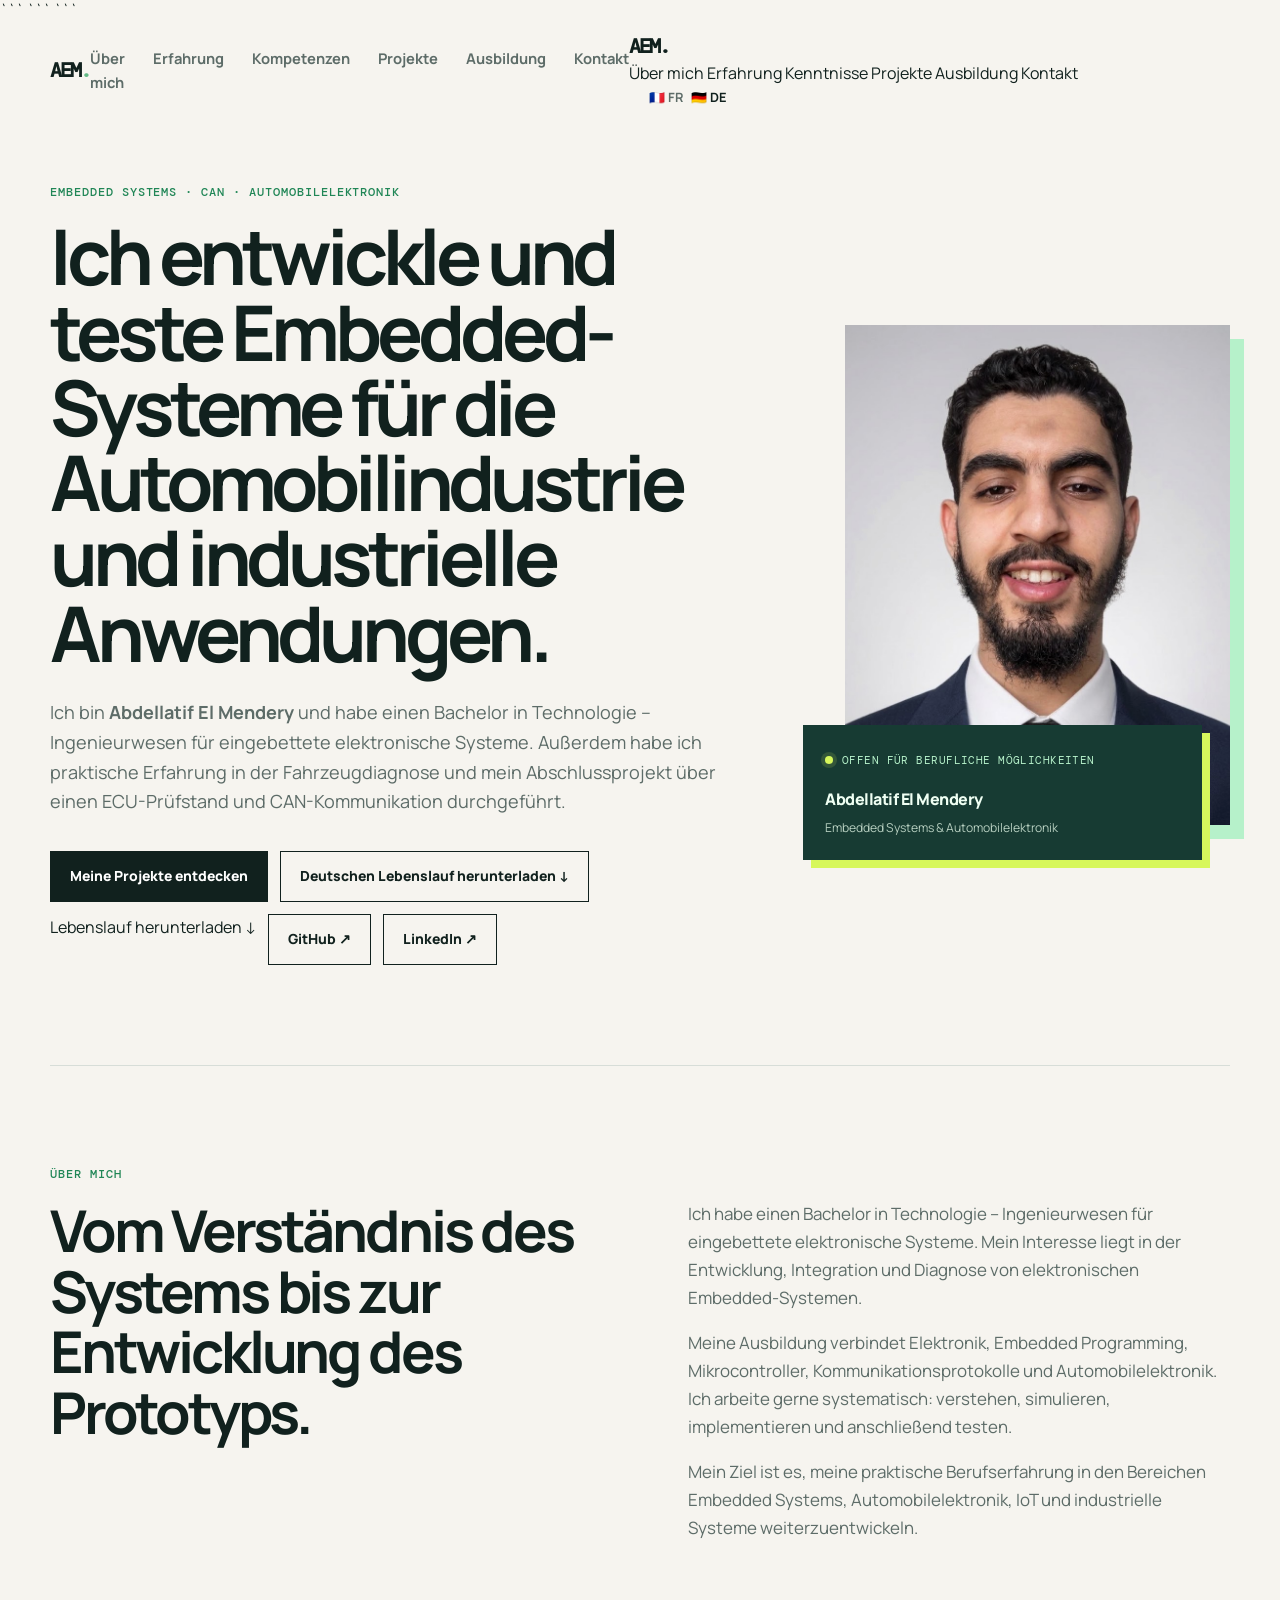
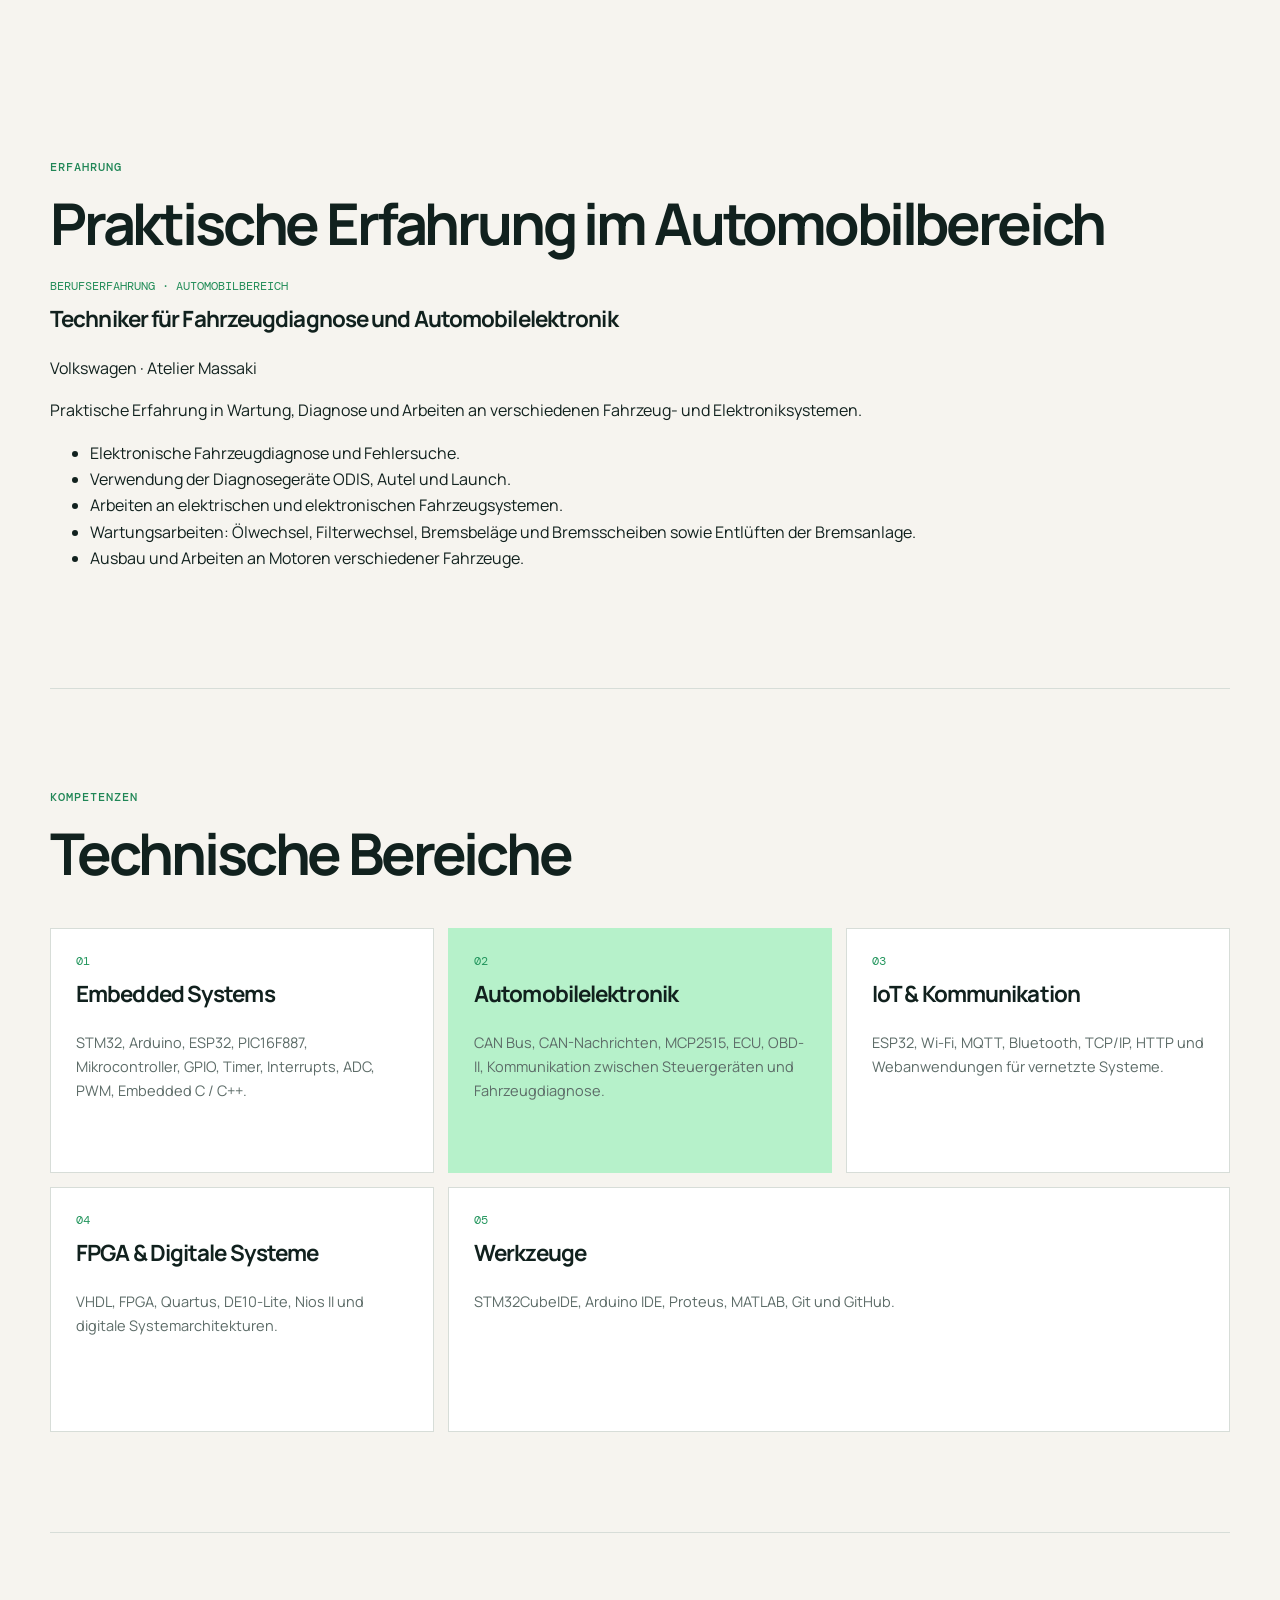
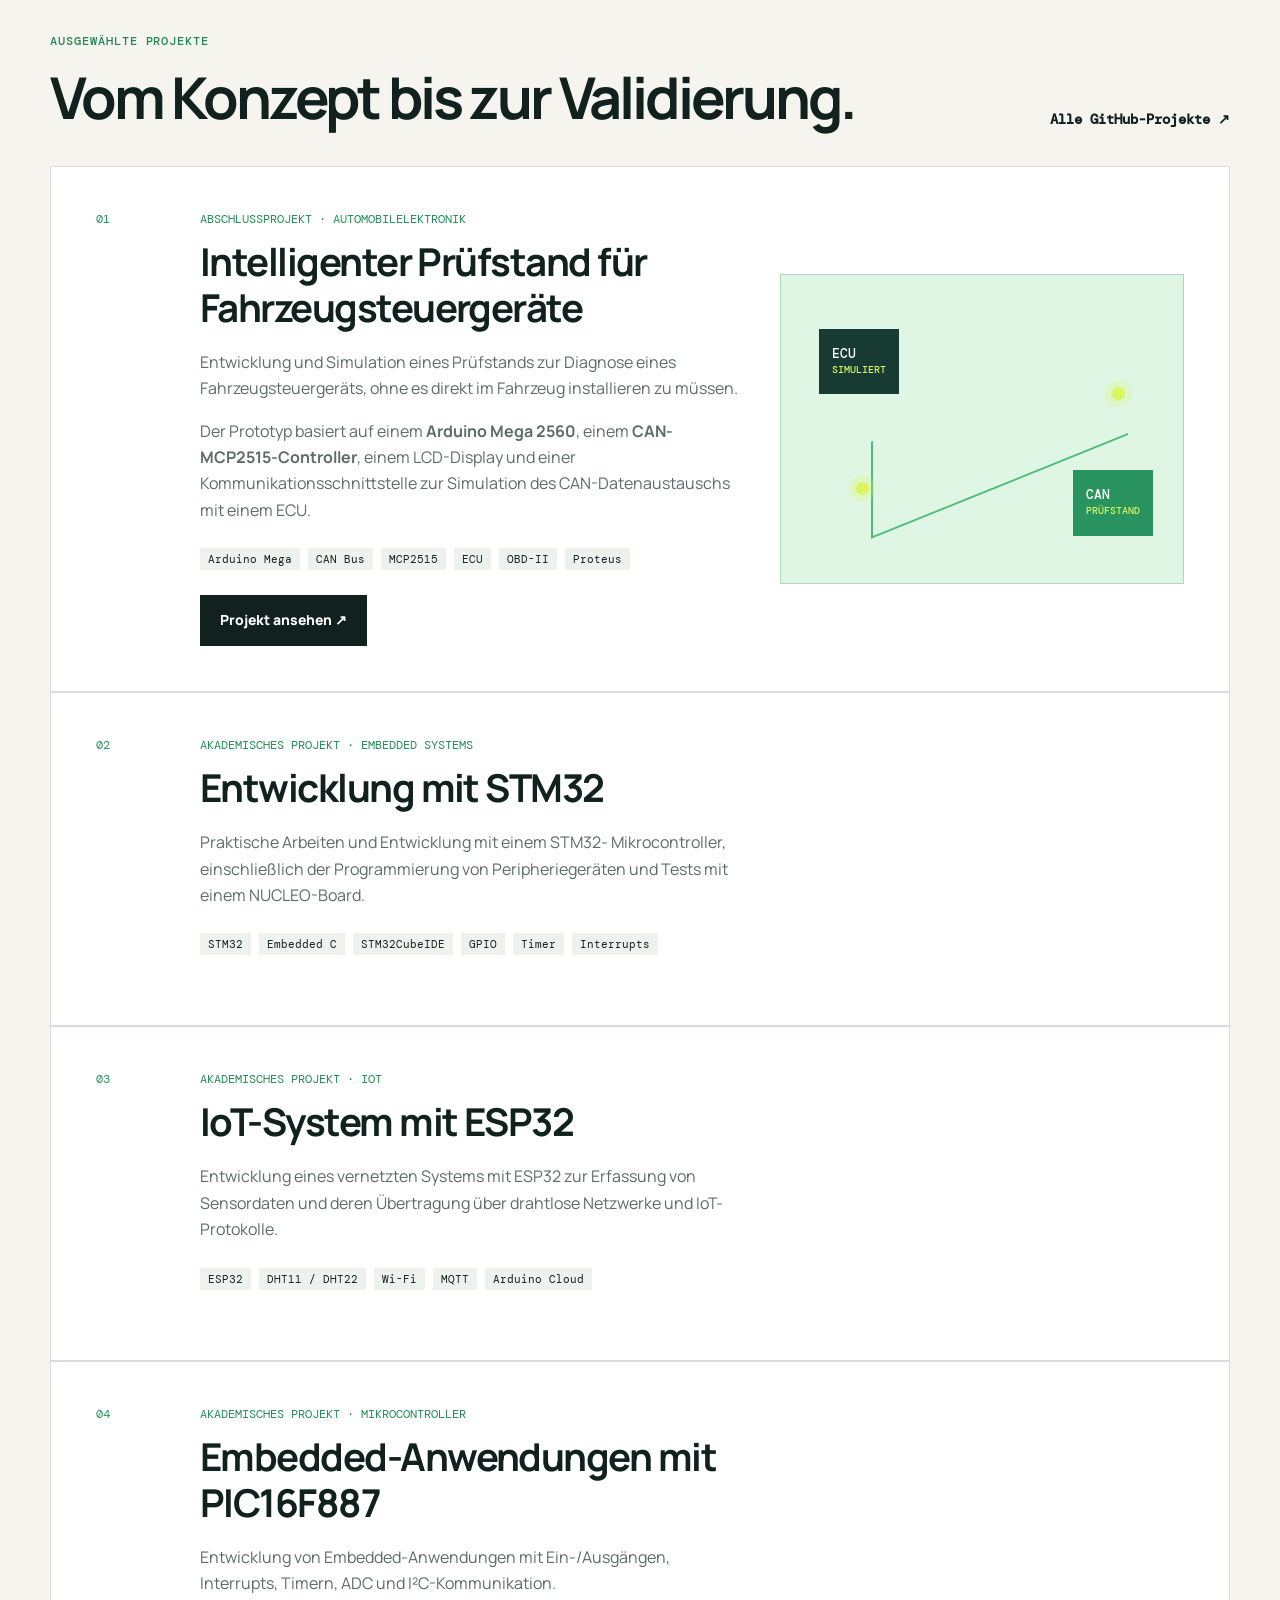
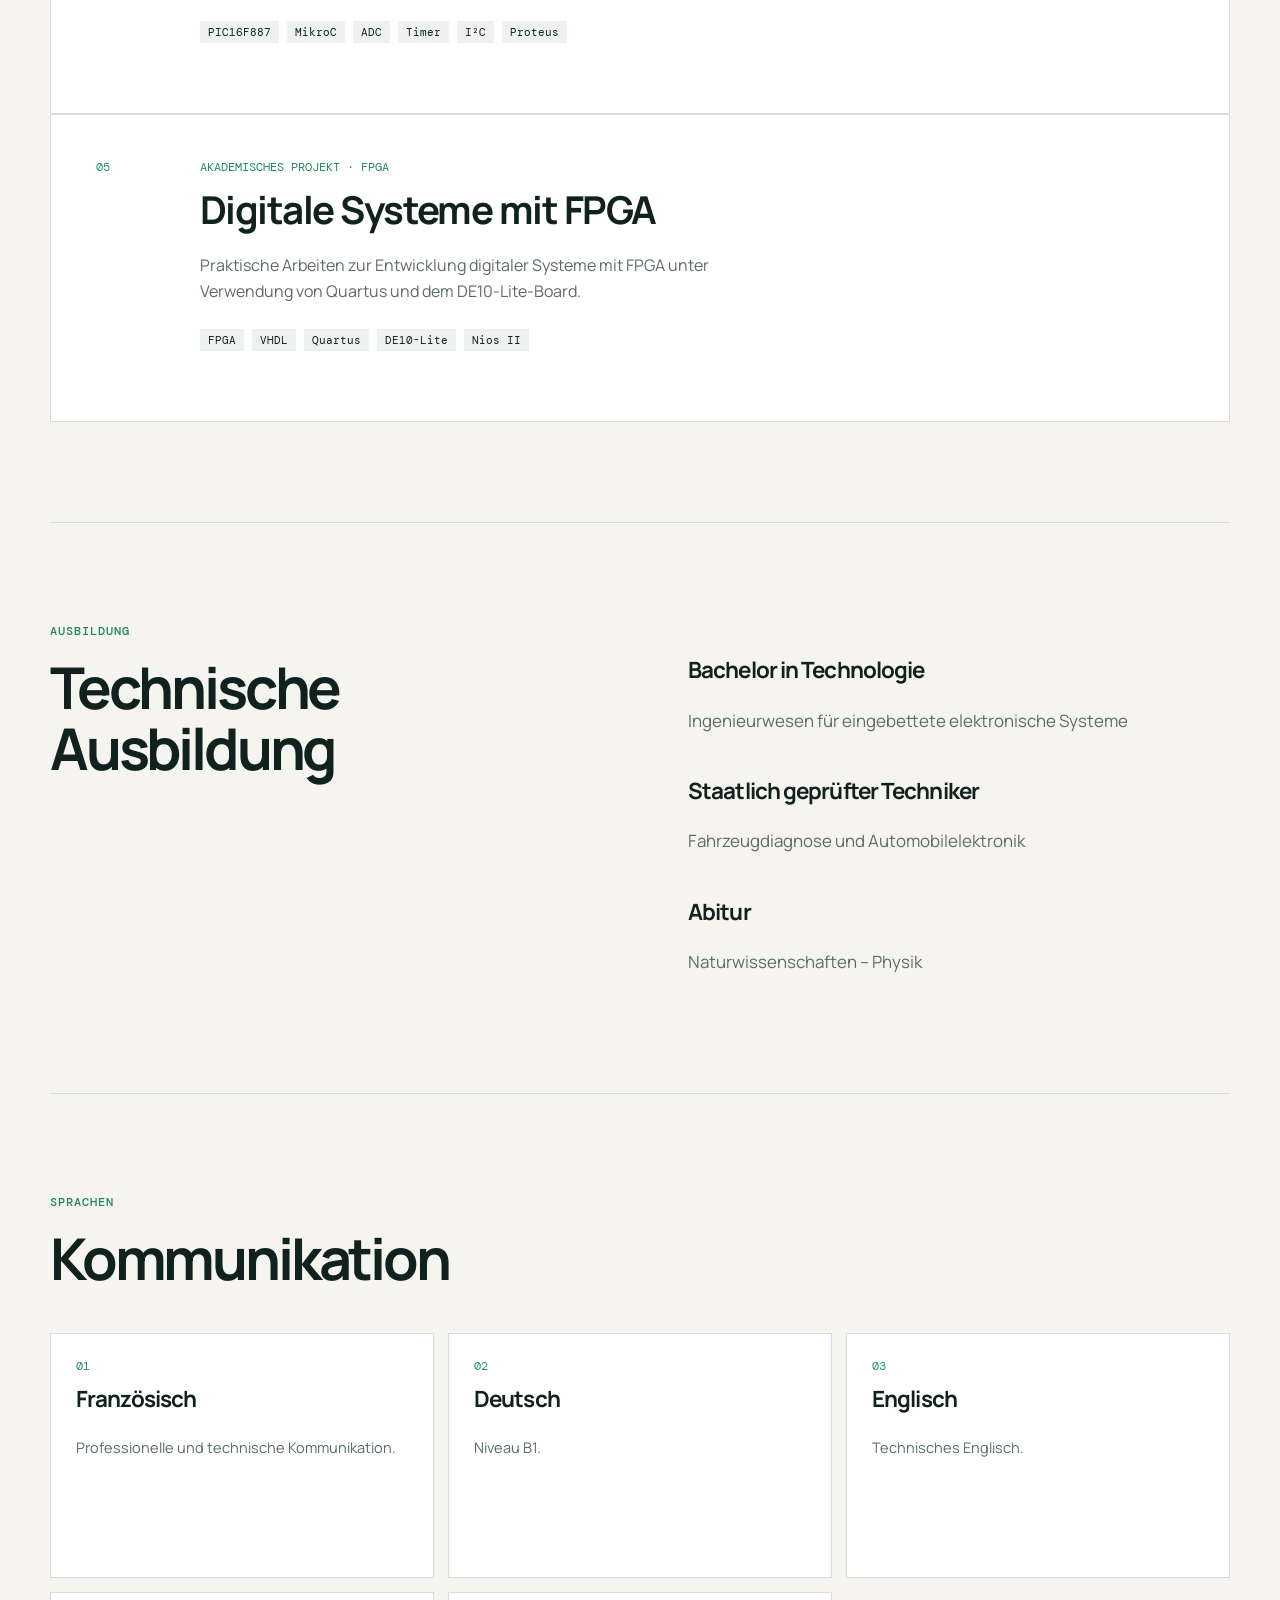
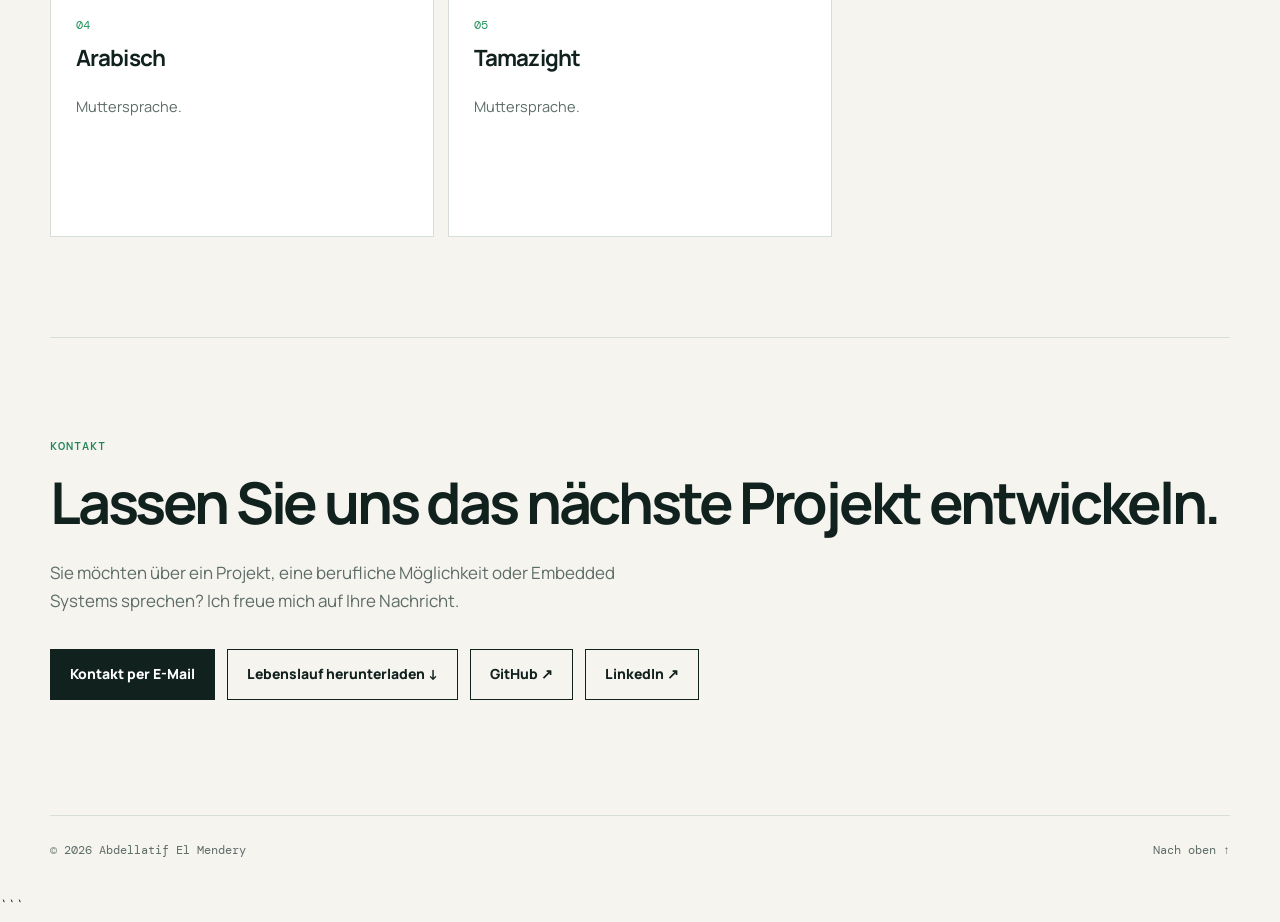
<file: de.html>
<!doctype html>

<html lang="de">
  <head>
    <meta charset="UTF-8" />
    <meta name="viewport" content="width=device-width, initial-scale=1.0" />

```
<meta
  name="description"
  content="Portfolio von Abdellatif El Mendery — Embedded Systems, Automobilelektronik, CAN Bus, IoT und Fahrzeugdiagnose."
/>

<meta
  name="keywords"
  content="Abdellatif El Mendery, Embedded Systems, STM32, CAN Bus, Automobilelektronik, IoT, ECU, Fahrzeugdiagnose"
/>

<meta name="author" content="Abdellatif El Mendery" />

<title>Abdellatif El Mendery | Embedded Systems & Automobilelektronik</title>

<link rel="preconnect" href="https://fonts.googleapis.com" />
<link rel="preconnect" href="https://fonts.gstatic.com" crossorigin />

<link
  href="https://fonts.googleapis.com/css2?family=DM+Mono:wght@400;500&family=Manrope:wght@400;500;600;700;800&display=swap"
  rel="stylesheet"
/>

<link rel="stylesheet" href="style.css" />
```

  </head>

  <body>

```
<!-- HEADER -->
<header class="site-header">

  <a
    class="brand"
    href="#accueil"
    aria-label="Zur Startseite"
  >
    AEM<span>.</span>
  </a>

  <button
    class="menu-button"
    type="button"
    aria-label="Menü öffnen"
    aria-expanded="false"
  >
    Menü
  </button>

  <nav class="navigation" aria-label="Hauptnavigation">
    <a href="#apropos">Über mich</a>
    <a href="#experience">Erfahrung</a>
    <a href="#competences">Kompetenzen</a>
    <a href="#projets">Projekte</a>
    <a href="#formation">Ausbildung</a>
    <a href="#contact">Kontakt</a>
  </nav>

 <header class="site-header">
    <div class="container nav-wrap">

        <a class="brand" href="de.html">AEM.</a>

        <nav>
            <a href="#about">Über mich</a>
            <a href="#experience">Erfahrung</a>
            <a href="#skills">Kenntnisse</a>
            <a href="#projects">Projekte</a>
            <a href="#education">Ausbildung</a>
            <a href="#contact">Kontakt</a>
        </nav>

        <div class="language-switch">
            <a href="index.html">🇫🇷 FR</a>
            <a href="de.html" class="active">🇩🇪 DE</a>
        </div>

    </div>
</header>

</header>


<main>

  <!-- HERO -->
  <section class="hero section" id="accueil">

    <div class="hero-copy">

      <p class="eyebrow">
        Embedded Systems · CAN · Automobilelektronik
      </p>

      <h1>
        Ich entwickle und teste Embedded-Systeme für die Automobilindustrie und industrielle Anwendungen.
      </h1>

      <p class="intro">
        Ich bin <strong>Abdellatif El Mendery</strong> und habe einen
        Bachelor in Technologie – Ingenieurwesen für eingebettete
        elektronische Systeme. Außerdem habe ich praktische Erfahrung
        in der Fahrzeugdiagnose und mein Abschlussprojekt über einen
        ECU-Prüfstand und CAN-Kommunikation durchgeführt.
      </p>

      <div class="hero-actions">

        <a
          class="button button-primary"
          href="#projets"
        >
          Meine Projekte entdecken
        </a>

        <a
  class="button button-secondary"
  href="cv/CV_Abdellatif_El_Mendery_DE.pdf"
  target="_blank"
  rel="noreferrer"
>
  Deutschen Lebenslauf herunterladen ↓
</a>
          Lebenslauf herunterladen ↓
        </a>

        <a
          class="button button-secondary"
          href="https://github.com/abdellatifelmendery-spec"
          target="_blank"
          rel="noreferrer"
        >
          GitHub ↗
        </a>

        <a
          class="button button-secondary"
          href="https://www.linkedin.com/in/abdellatif-el-mendery-99740125b"
          target="_blank"
          rel="noreferrer"
        >
          LinkedIn ↗
        </a>

      </div>

    </div>


    <div class="hero-profile">

      <div class="photo-frame">
        <img
          src="images/abdellatif-el-mendery.jpg"
          alt="Professionelles Porträt von Abdellatif El Mendery"
        />
      </div>

      <div class="profile-caption">

        <div class="status">
          <span></span>
          Offen für berufliche Möglichkeiten
        </div>

        <p>Abdellatif El Mendery</p>

        <small>
          Embedded Systems & Automobilelektronik
        </small>

      </div>

    </div>

  </section>


  <!-- ÜBER MICH -->
  <section class="section about" id="apropos">

    <p class="eyebrow">Über mich</p>

    <div class="section-grid">

      <h2>
        Vom Verständnis des Systems bis zur Entwicklung des Prototyps.
      </h2>

      <div>

        <p>
          Ich habe einen Bachelor in Technologie – Ingenieurwesen für
          eingebettete elektronische Systeme. Mein Interesse liegt in
          der Entwicklung, Integration und Diagnose von elektronischen
          Embedded-Systemen.
        </p>

        <p>
          Meine Ausbildung verbindet Elektronik, Embedded Programming,
          Mikrocontroller, Kommunikationsprotokolle und
          Automobilelektronik. Ich arbeite gerne systematisch:
          verstehen, simulieren, implementieren und anschließend testen.
        </p>

        <p>
          Mein Ziel ist es, meine praktische Berufserfahrung in den
          Bereichen Embedded Systems, Automobilelektronik, IoT und
          industrielle Systeme weiterzuentwickeln.
        </p>

      </div>

    </div>

  </section>


  <!-- ERFAHRUNG -->
  <section class="section experience" id="experience">

    <p class="eyebrow">Erfahrung</p>

    <h2>
      Praktische Erfahrung im Automobilbereich
    </h2>

    <article class="experience-card">

      <div class="experience-header">

        <div>

          <p class="project-type">
            Berufserfahrung · Automobilbereich
          </p>

          <h3>
            Techniker für Fahrzeugdiagnose und Automobilelektronik
          </h3>

        </div>

        <p class="experience-location">
          Volkswagen · Atelier Massaki
        </p>

      </div>

      <div class="experience-content">

        <p>
          Praktische Erfahrung in Wartung, Diagnose und Arbeiten an
          verschiedenen Fahrzeug- und Elektroniksystemen.
        </p>

        <ul>

          <li>
            Elektronische Fahrzeugdiagnose und Fehlersuche.
          </li>

          <li>
            Verwendung der Diagnosegeräte ODIS, Autel und Launch.
          </li>

          <li>
            Arbeiten an elektrischen und elektronischen
            Fahrzeugsystemen.
          </li>

          <li>
            Wartungsarbeiten: Ölwechsel, Filterwechsel,
            Bremsbeläge und Bremsscheiben sowie Entlüften
            der Bremsanlage.
          </li>

          <li>
            Ausbau und Arbeiten an Motoren verschiedener Fahrzeuge.
          </li>

        </ul>

      </div>

    </article>

  </section>


  <!-- KOMPETENZEN -->
  <section class="section skills" id="competences">

    <p class="eyebrow">Kompetenzen</p>

    <h2>Technische Bereiche</h2>

    <div class="skills-grid">

      <article class="skill-card">

        <p class="skill-number">01</p>

        <h3>Embedded Systems</h3>

        <p>
          STM32, Arduino, ESP32, PIC16F887, Mikrocontroller,
          GPIO, Timer, Interrupts, ADC, PWM,
          Embedded C / C++.
        </p>

      </article>


      <article class="skill-card accent-card">

        <p class="skill-number">02</p>

        <h3>Automobilelektronik</h3>

        <p>
          CAN Bus, CAN-Nachrichten, MCP2515, ECU, OBD-II,
          Kommunikation zwischen Steuergeräten und
          Fahrzeugdiagnose.
        </p>

      </article>


      <article class="skill-card">

        <p class="skill-number">03</p>

        <h3>IoT & Kommunikation</h3>

        <p>
          ESP32, Wi-Fi, MQTT, Bluetooth, TCP/IP,
          HTTP und Webanwendungen für vernetzte Systeme.
        </p>

      </article>


      <article class="skill-card">

        <p class="skill-number">04</p>

        <h3>FPGA & Digitale Systeme</h3>

        <p>
          VHDL, FPGA, Quartus, DE10-Lite,
          Nios II und digitale Systemarchitekturen.
        </p>

      </article>


      <article class="skill-card wide-card">

        <p class="skill-number">05</p>

        <h3>Werkzeuge</h3>

        <p>
          STM32CubeIDE, Arduino IDE, Proteus, MATLAB,
          Git und GitHub.
        </p>

      </article>

    </div>

  </section>


  <!-- PROJEKTE -->
  <section class="section projects" id="projets">

    <div class="projects-heading">

      <div>

        <p class="eyebrow">
          Ausgewählte Projekte
        </p>

        <h2>
          Vom Konzept bis zur Validierung.
        </h2>

      </div>

      <a
        class="text-link"
        href="https://github.com/abdellatifelmendery-spec"
        target="_blank"
        rel="noreferrer"
      >
        Alle GitHub-Projekte ↗
      </a>

    </div>


    <!-- PFE -->
    <article class="project-featured">

      <div class="project-index">
        01
      </div>

      <div class="project-content">

        <p class="project-type">
          Abschlussprojekt · Automobilelektronik
        </p>

        <h3>
          Intelligenter Prüfstand für Fahrzeugsteuergeräte
        </h3>

        <p>
          Entwicklung und Simulation eines Prüfstands zur Diagnose
          eines Fahrzeugsteuergeräts, ohne es direkt im Fahrzeug
          installieren zu müssen.
        </p>

        <p>
          Der Prototyp basiert auf einem
          <strong>Arduino Mega 2560</strong>,
          einem
          <strong>CAN-MCP2515-Controller</strong>,
          einem LCD-Display und einer Kommunikationsschnittstelle
          zur Simulation des CAN-Datenaustauschs mit einem ECU.
        </p>

        <ul class="tag-list">

          <li>Arduino Mega</li>
          <li>CAN Bus</li>
          <li>MCP2515</li>
          <li>ECU</li>
          <li>OBD-II</li>
          <li>Proteus</li>

        </ul>

        <a
          class="button button-primary"
          href="https://github.com/abdellatifelmendery-spec/banc-test-intelligent-ecu"
          target="_blank"
          rel="noreferrer"
        >
          Projekt ansehen ↗
        </a>

      </div>


      <div
        class="project-visual"
        aria-hidden="true"
      >

        <div class="ecu-block">
          ECU
          <br />
          <small>SIMULIERT</small>
        </div>

        <div class="can-line"></div>

        <div class="mcu-block">
          CAN
          <br />
          <small>PRÜFSTAND</small>
        </div>

        <div class="signal-dot dot-one"></div>
        <div class="signal-dot dot-two"></div>

      </div>

    </article>


    <!-- STM32 -->
    <article class="project-featured">

      <div class="project-index">
        02
      </div>

      <div class="project-content">

        <p class="project-type">
          Akademisches Projekt · Embedded Systems
        </p>

        <h3>
          Entwicklung mit STM32
        </h3>

        <p>
          Praktische Arbeiten und Entwicklung mit einem STM32-
          Mikrocontroller, einschließlich der Programmierung von
          Peripheriegeräten und Tests mit einem NUCLEO-Board.
        </p>

        <ul class="tag-list">
          <li>STM32</li>
          <li>Embedded C</li>
          <li>STM32CubeIDE</li>
          <li>GPIO</li>
          <li>Timer</li>
          <li>Interrupts</li>
        </ul>

      </div>

    </article>


    <!-- ESP32 -->
    <article class="project-featured">

      <div class="project-index">
        03
      </div>

      <div class="project-content">

        <p class="project-type">
          Akademisches Projekt · IoT
        </p>

        <h3>
          IoT-System mit ESP32
        </h3>

        <p>
          Entwicklung eines vernetzten Systems mit ESP32 zur
          Erfassung von Sensordaten und deren Übertragung über
          drahtlose Netzwerke und IoT-Protokolle.
        </p>

        <ul class="tag-list">
          <li>ESP32</li>
          <li>DHT11 / DHT22</li>
          <li>Wi-Fi</li>
          <li>MQTT</li>
          <li>Arduino Cloud</li>
        </ul>

      </div>

    </article>


    <!-- PIC -->
    <article class="project-featured">

      <div class="project-index">
        04
      </div>

      <div class="project-content">

        <p class="project-type">
          Akademisches Projekt · Mikrocontroller
        </p>

        <h3>
          Embedded-Anwendungen mit PIC16F887
        </h3>

        <p>
          Entwicklung von Embedded-Anwendungen mit Ein-/Ausgängen,
          Interrupts, Timern, ADC und I²C-Kommunikation.
        </p>

        <ul class="tag-list">
          <li>PIC16F887</li>
          <li>MikroC</li>
          <li>ADC</li>
          <li>Timer</li>
          <li>I²C</li>
          <li>Proteus</li>
        </ul>

      </div>

    </article>


    <!-- FPGA -->
    <article class="project-featured">

      <div class="project-index">
        05
      </div>

      <div class="project-content">

        <p class="project-type">
          Akademisches Projekt · FPGA
        </p>

        <h3>
          Digitale Systeme mit FPGA
        </h3>

        <p>
          Praktische Arbeiten zur Entwicklung digitaler Systeme
          mit FPGA unter Verwendung von Quartus und dem
          DE10-Lite-Board.
        </p>

        <ul class="tag-list">
          <li>FPGA</li>
          <li>VHDL</li>
          <li>Quartus</li>
          <li>DE10-Lite</li>
          <li>Nios II</li>
        </ul>

      </div>

    </article>

  </section>


  <!-- AUSBILDUNG -->
  <section class="section about" id="formation">

    <p class="eyebrow">Ausbildung</p>

    <div class="section-grid">

      <h2>
        Technische Ausbildung
      </h2>

      <div>

        <h3>
          Bachelor in Technologie
        </h3>

        <p>
          Ingenieurwesen für eingebettete elektronische Systeme
        </p>

        <br />

        <h3>
          Staatlich geprüfter Techniker
        </h3>

        <p>
          Fahrzeugdiagnose und Automobilelektronik
        </p>

        <br />

        <h3>
          Abitur
        </h3>

        <p>
          Naturwissenschaften – Physik
        </p>

      </div>

    </div>

  </section>


  <!-- SPRACHEN -->
  <section class="section skills">

    <p class="eyebrow">
      Sprachen
    </p>

    <h2>
      Kommunikation
    </h2>

    <div class="skills-grid">

      <article class="skill-card">

        <p class="skill-number">01</p>

        <h3>Französisch</h3>

        <p>
          Professionelle und technische Kommunikation.
        </p>

      </article>


      <article class="skill-card">

        <p class="skill-number">02</p>

        <h3>Deutsch</h3>

        <p>
          Niveau B1.
        </p>

      </article>


      <article class="skill-card">

        <p class="skill-number">03</p>

        <h3>Englisch</h3>

        <p>
          Technisches Englisch.
        </p>

      </article>


      <article class="skill-card">

        <p class="skill-number">04</p>

        <h3>Arabisch</h3>

        <p>
          Muttersprache.
        </p>

      </article>


      <article class="skill-card">

        <p class="skill-number">05</p>

        <h3>Tamazight</h3>

        <p>
          Muttersprache.
        </p>

      </article>

    </div>

  </section>


  <!-- KONTAKT -->
  <section class="section contact" id="contact">

    <p class="eyebrow">
      Kontakt
    </p>

    <h2>
      Lassen Sie uns das nächste Projekt entwickeln.
    </h2>

    <p>
      Sie möchten über ein Projekt, eine berufliche Möglichkeit
      oder Embedded Systems sprechen? Ich freue mich auf Ihre
      Nachricht.
    </p>

    <div class="contact-links">

      <!-- ERSETZE DIESE E-MAIL -->
      <a
        class="button button-primary"
        href="mailto:abdellatifelmendery@gmail.com"
      >
        Kontakt per E-Mail
      </a>

      <a
        class="button button-secondary"
        href="cv/CV_Abdellatif_El_Mendery_DE.pdf"
        target="_blank"
        rel="noreferrer"
      >
        Lebenslauf herunterladen ↓
      </a>

      <a
        class="button button-secondary"
        href="https://github.com/abdellatifelmendery-spec"
        target="_blank"
        rel="noreferrer"
      >
        GitHub ↗
      </a>

      <a
        class="button button-secondary"
        href="https://www.linkedin.com/in/abdellatif-el-mendery-99740125b"
        target="_blank"
        rel="noreferrer"
      >
        LinkedIn ↗
      </a>

    </div>

  </section>

</main>


<!-- FOOTER -->
<footer>

  <p>
    © <span id="year"></span> Abdellatif El Mendery
  </p>

  <a href="#accueil">
    Nach oben ↑
  </a>

</footer>


<script src="script.js"></script>
```

  </body>
</html>
</file>
<file: style.css>
:root {
  --ink: #11211e;
  --muted: #5d6c68;
  --paper: #f6f4ef;
  --surface: #ffffff;
  --line: #d7ddd8;
  --mint: #b6f1ca;
  --lime: #d7f75c;
  --dark: #173b33;
  --mono: "DM Mono", monospace;
  --sans: "Manrope", sans-serif;
}

* { box-sizing: border-box; }
html { scroll-behavior: smooth; }
body { margin: 0; background: var(--paper); color: var(--ink); font-family: var(--sans); line-height: 1.65; }
a { color: inherit; text-decoration: none; }
.site-header { width: min(1180px, calc(100% - 40px)); margin: 0 auto; min-height: 88px; display: flex; align-items: center; justify-content: space-between; }
.brand { font: 800 1.25rem var(--mono); letter-spacing: -0.1em; }
.brand span { color: #62b985; }
.navigation { display: flex; gap: 28px; color: var(--muted); font-size: 0.92rem; font-weight: 700; }
.navigation a:hover, .text-link:hover, footer a:hover { color: #2b9860; }
.menu-button { display: none; border: 0; background: transparent; font: 700 0.85rem var(--mono); }
.section { width: min(1180px, calc(100% - 40px)); margin: 0 auto; padding: 100px 0; }
.hero { min-height: 640px; display: grid; grid-template-columns: 1.25fr 0.75fr; gap: 80px; align-items: center; padding-top: 70px; }
.eyebrow { color: #208656; font: 500 0.75rem var(--mono); letter-spacing: 0.08em; text-transform: uppercase; margin: 0 0 18px; }
h1, h2, h3, p { margin-top: 0; }
h1 { max-width: 760px; font-size: clamp(2.7rem, 6vw, 5.55rem); letter-spacing: -0.065em; line-height: 0.98; margin-bottom: 28px; }
h2 { font-size: clamp(2rem, 4.5vw, 3.9rem); letter-spacing: -0.055em; line-height: 1.05; margin-bottom: 26px; }
h3 { font-size: 1.4rem; letter-spacing: -0.04em; line-height: 1.2; }
.intro { max-width: 680px; font-size: 1.13rem; color: var(--muted); }
.hero-actions, .contact-links { display: flex; flex-wrap: wrap; gap: 12px; margin-top: 34px; }
.button { display: inline-flex; align-items: center; justify-content: center; padding: 13px 19px; border: 1px solid var(--ink); font-size: 0.87rem; font-weight: 800; transition: transform 0.2s, background 0.2s; }
.button:hover { transform: translateY(-3px); }
.button-primary { background: var(--ink); color: white; }
.button-secondary { background: transparent; }
.hero-profile { position: relative; max-width: 385px; justify-self: end; }
.photo-frame { height: 500px; overflow: hidden; background: var(--dark); box-shadow: 14px 14px 0 var(--mint); }
.photo-frame img { width: 100%; height: 100%; object-fit: cover; object-position: center top; display: block; filter: saturate(.92) contrast(1.03); }
.profile-caption { position: absolute; left: -42px; right: 28px; bottom: -35px; padding: 20px 22px; background: var(--dark); color: #effff3; box-shadow: 8px 8px 0 var(--lime); }
.profile-caption p { margin: 15px 0 1px; font-weight: 800; letter-spacing: -.03em; }
.profile-caption small { color: #b7cfc0; font-size: .76rem; }
.hero-card { background: var(--dark); padding: 32px; color: #ebfff1; box-shadow: 13px 13px 0 var(--mint); }
.status { display: inline-flex; align-items: center; gap: 9px; font: 0.68rem var(--mono); color: var(--mint); text-transform: uppercase; letter-spacing: 0.04em; }
.status span { width: 8px; height: 8px; border-radius: 50%; background: var(--lime); box-shadow: 0 0 0 4px rgba(215,247,92,.14); }
.card-label { margin: 62px 0 9px; color: #9ab7ab; font: 0.7rem var(--mono); text-transform: uppercase; }
.hero-card ul { list-style: none; padding: 0; margin: 0; }
.hero-card li { border-top: 1px solid rgba(235,255,241,.2); padding: 14px 0; font-weight: 700; }
.hero-card li span { display: inline-block; width: 36px; color: var(--lime); font: 0.73rem var(--mono); }
.about { border-top: 1px solid var(--line); }
.section-grid { display: grid; grid-template-columns: 1fr 1fr; gap: 96px; }
.section-grid h2 { margin: 0; }
.section-grid p { color: var(--muted); font-size: 1.06rem; }
.skills { border-top: 1px solid var(--line); }
.skills > h2 { margin-bottom: 45px; }
.skills-grid { display: grid; grid-template-columns: repeat(3, 1fr); gap: 14px; }
.skill-card { min-height: 245px; padding: 25px; background: var(--surface); border: 1px solid var(--line); }
.skill-card p:last-child { color: var(--muted); font-size: .91rem; }
.skill-number, .project-index { color: #24965e; font: 0.72rem var(--mono); }
.accent-card { background: var(--mint); border-color: var(--mint); }
.wide-card { grid-column: span 2; }
.projects { border-top: 1px solid var(--line); }
.projects-heading { display: flex; align-items: end; justify-content: space-between; gap: 30px; margin-bottom: 38px; }
.projects-heading h2 { margin-bottom: 0; }
.text-link { font: 700 .87rem var(--mono); white-space: nowrap; }
.project-featured { position: relative; display: grid; grid-template-columns: 70px 1.15fr .85fr; gap: 34px; padding: 45px; background: var(--surface); border: 1px solid var(--line); overflow: hidden; }
.project-type { color: #238d59; font: .72rem var(--mono); text-transform: uppercase; }
.project-content h3 { font-size: clamp(1.8rem, 3vw, 2.65rem); margin: 12px 0 18px; }
.project-content > p:not(.project-type) { color: var(--muted); }
.tag-list { display: flex; flex-wrap: wrap; gap: 8px; padding: 0; margin: 25px 0; list-style: none; }
.tag-list li { padding: 4px 8px; background: #edf2ee; font: .67rem var(--mono); }
.project-visual { position: relative; min-height: 310px; align-self: center; background: #dff6e5; border: 1px solid #afd8bd; overflow: hidden; }
.ecu-block, .mcu-block { position: absolute; z-index: 2; padding: 18px 13px; background: var(--dark); color: white; font: 500 .84rem var(--mono); line-height: 1.1; }
.ecu-block { top: 54px; left: 38px; } .mcu-block { bottom: 47px; right: 30px; background: #2a9460; }
.project-visual small { color: var(--lime); font-size: .61rem; }
.can-line { position: absolute; inset: 115px 55px 96px 90px; border-left: 2px solid #4cbd78; border-bottom: 2px solid #4cbd78; transform: skewY(-22deg); }
.signal-dot { position: absolute; width: 13px; height: 13px; border-radius: 50%; background: var(--lime); box-shadow: 0 0 0 7px rgba(215,247,92,.24); }
.dot-one { top: 112px; right: 58px; } .dot-two { bottom: 88px; left: 75px; }
.contact { border-top: 1px solid var(--line); padding-bottom: 115px; }
.contact > p:not(.eyebrow):not(.contact-note) { max-width: 600px; color: var(--muted); font-size: 1.06rem; }
.contact-note { color: var(--muted); font-size: .78rem; margin-top: 20px; }
code { background: #e6ebe6; padding: 2px 4px; }
footer { width: min(1180px, calc(100% - 40px)); margin: 0 auto; padding: 27px 0; border-top: 1px solid var(--line); display: flex; justify-content: space-between; color: var(--muted); font: .72rem var(--mono); }

@media (max-width: 780px) {
  .site-header { min-height: 72px; } .menu-button { display: block; } .navigation { display: none; position: absolute; top: 68px; left: 20px; right: 20px; padding: 17px; background: white; border: 1px solid var(--line); flex-direction: column; gap: 13px; z-index: 5; } .navigation.open { display: flex; }
  .section { width: min(100% - 32px, 1180px); padding: 72px 0; } .hero { min-height: auto; grid-template-columns: 1fr; gap: 42px; padding-top: 45px; } .hero-profile { justify-self: center; width: min(100% - 25px, 380px); margin-bottom: 30px; } .photo-frame { height: 430px; box-shadow: 8px 8px 0 var(--mint); } .profile-caption { left: -13px; right: 13px; }
  .section-grid, .project-featured { grid-template-columns: 1fr; gap: 28px; } .skills-grid { grid-template-columns: 1fr; } .wide-card { grid-column: span 1; } .projects-heading { align-items: start; flex-direction: column; } .project-index { position: absolute; top: 20px; right: 20px; } .project-visual { min-height: 270px; } footer { width: min(100% - 32px, 1180px); }
}
/* Language switch */
.language-switch {
  display: flex;
  align-items: center;
  gap: 8px;
  margin-left: 20px;
}

.language-switch a {
  text-decoration: none;
  font-size: 0.8rem;
  font-weight: 700;
  color: var(--muted);
  transition: 0.2s ease;
}

.language-switch a:hover {
  color: var(--ink);
}

.language-switch a.active {
  color: var(--ink);
}
</file>
<file: portfolio-abdellatif/style.css>
:root {
  --ink: #11211e;
  --muted: #5d6c68;
  --paper: #f6f4ef;
  --surface: #ffffff;
  --line: #d7ddd8;
  --mint: #b6f1ca;
  --lime: #d7f75c;
  --dark: #173b33;
  --mono: "DM Mono", monospace;
  --sans: "Manrope", sans-serif;
}

* { box-sizing: border-box; }
html { scroll-behavior: smooth; }
body { margin: 0; background: var(--paper); color: var(--ink); font-family: var(--sans); line-height: 1.65; }
a { color: inherit; text-decoration: none; }
.site-header { width: min(1180px, calc(100% - 40px)); margin: 0 auto; min-height: 88px; display: flex; align-items: center; justify-content: space-between; }
.brand { font: 800 1.25rem var(--mono); letter-spacing: -0.1em; }
.brand span { color: #62b985; }
.navigation { display: flex; gap: 28px; color: var(--muted); font-size: 0.92rem; font-weight: 700; }
.navigation a:hover, .text-link:hover, footer a:hover { color: #2b9860; }
.menu-button { display: none; border: 0; background: transparent; font: 700 0.85rem var(--mono); }
.section { width: min(1180px, calc(100% - 40px)); margin: 0 auto; padding: 100px 0; }
.hero { min-height: 640px; display: grid; grid-template-columns: 1.25fr 0.75fr; gap: 80px; align-items: center; padding-top: 70px; }
.eyebrow { color: #208656; font: 500 0.75rem var(--mono); letter-spacing: 0.08em; text-transform: uppercase; margin: 0 0 18px; }
h1, h2, h3, p { margin-top: 0; }
h1 { max-width: 760px; font-size: clamp(2.7rem, 6vw, 5.55rem); letter-spacing: -0.065em; line-height: 0.98; margin-bottom: 28px; }
h2 { font-size: clamp(2rem, 4.5vw, 3.9rem); letter-spacing: -0.055em; line-height: 1.05; margin-bottom: 26px; }
h3 { font-size: 1.4rem; letter-spacing: -0.04em; line-height: 1.2; }
.intro { max-width: 680px; font-size: 1.13rem; color: var(--muted); }
.hero-actions, .contact-links { display: flex; flex-wrap: wrap; gap: 12px; margin-top: 34px; }
.button { display: inline-flex; align-items: center; justify-content: center; padding: 13px 19px; border: 1px solid var(--ink); font-size: 0.87rem; font-weight: 800; transition: transform 0.2s, background 0.2s; }
.button:hover { transform: translateY(-3px); }
.button-primary { background: var(--ink); color: white; }
.button-secondary { background: transparent; }
.hero-profile { position: relative; max-width: 385px; justify-self: end; }
.photo-frame { height: 500px; overflow: hidden; background: var(--dark); box-shadow: 14px 14px 0 var(--mint); }
.photo-frame img { width: 100%; height: 100%; object-fit: cover; object-position: center top; display: block; filter: saturate(.92) contrast(1.03); }
.profile-caption { position: absolute; left: -42px; right: 28px; bottom: -35px; padding: 20px 22px; background: var(--dark); color: #effff3; box-shadow: 8px 8px 0 var(--lime); }
.profile-caption p { margin: 15px 0 1px; font-weight: 800; letter-spacing: -.03em; }
.profile-caption small { color: #b7cfc0; font-size: .76rem; }
.hero-card { background: var(--dark); padding: 32px; color: #ebfff1; box-shadow: 13px 13px 0 var(--mint); }
.status { display: inline-flex; align-items: center; gap: 9px; font: 0.68rem var(--mono); color: var(--mint); text-transform: uppercase; letter-spacing: 0.04em; }
.status span { width: 8px; height: 8px; border-radius: 50%; background: var(--lime); box-shadow: 0 0 0 4px rgba(215,247,92,.14); }
.card-label { margin: 62px 0 9px; color: #9ab7ab; font: 0.7rem var(--mono); text-transform: uppercase; }
.hero-card ul { list-style: none; padding: 0; margin: 0; }
.hero-card li { border-top: 1px solid rgba(235,255,241,.2); padding: 14px 0; font-weight: 700; }
.hero-card li span { display: inline-block; width: 36px; color: var(--lime); font: 0.73rem var(--mono); }
.about { border-top: 1px solid var(--line); }
.section-grid { display: grid; grid-template-columns: 1fr 1fr; gap: 96px; }
.section-grid h2 { margin: 0; }
.section-grid p { color: var(--muted); font-size: 1.06rem; }
.skills { border-top: 1px solid var(--line); }
.skills > h2 { margin-bottom: 45px; }
.skills-grid { display: grid; grid-template-columns: repeat(3, 1fr); gap: 14px; }
.skill-card { min-height: 245px; padding: 25px; background: var(--surface); border: 1px solid var(--line); }
.skill-card p:last-child { color: var(--muted); font-size: .91rem; }
.skill-number, .project-index { color: #24965e; font: 0.72rem var(--mono); }
.accent-card { background: var(--mint); border-color: var(--mint); }
.wide-card { grid-column: span 2; }
.projects { border-top: 1px solid var(--line); }
.projects-heading { display: flex; align-items: end; justify-content: space-between; gap: 30px; margin-bottom: 38px; }
.projects-heading h2 { margin-bottom: 0; }
.text-link { font: 700 .87rem var(--mono); white-space: nowrap; }
.project-featured { position: relative; display: grid; grid-template-columns: 70px 1.15fr .85fr; gap: 34px; padding: 45px; background: var(--surface); border: 1px solid var(--line); overflow: hidden; }
.project-type { color: #238d59; font: .72rem var(--mono); text-transform: uppercase; }
.project-content h3 { font-size: clamp(1.8rem, 3vw, 2.65rem); margin: 12px 0 18px; }
.project-content > p:not(.project-type) { color: var(--muted); }
.tag-list { display: flex; flex-wrap: wrap; gap: 8px; padding: 0; margin: 25px 0; list-style: none; }
.tag-list li { padding: 4px 8px; background: #edf2ee; font: .67rem var(--mono); }
.project-visual { position: relative; min-height: 310px; align-self: center; background: #dff6e5; border: 1px solid #afd8bd; overflow: hidden; }
.ecu-block, .mcu-block { position: absolute; z-index: 2; padding: 18px 13px; background: var(--dark); color: white; font: 500 .84rem var(--mono); line-height: 1.1; }
.ecu-block { top: 54px; left: 38px; } .mcu-block { bottom: 47px; right: 30px; background: #2a9460; }
.project-visual small { color: var(--lime); font-size: .61rem; }
.can-line { position: absolute; inset: 115px 55px 96px 90px; border-left: 2px solid #4cbd78; border-bottom: 2px solid #4cbd78; transform: skewY(-22deg); }
.signal-dot { position: absolute; width: 13px; height: 13px; border-radius: 50%; background: var(--lime); box-shadow: 0 0 0 7px rgba(215,247,92,.24); }
.dot-one { top: 112px; right: 58px; } .dot-two { bottom: 88px; left: 75px; }
.contact { border-top: 1px solid var(--line); padding-bottom: 115px; }
.contact > p:not(.eyebrow):not(.contact-note) { max-width: 600px; color: var(--muted); font-size: 1.06rem; }
.contact-note { color: var(--muted); font-size: .78rem; margin-top: 20px; }
code { background: #e6ebe6; padding: 2px 4px; }
footer { width: min(1180px, calc(100% - 40px)); margin: 0 auto; padding: 27px 0; border-top: 1px solid var(--line); display: flex; justify-content: space-between; color: var(--muted); font: .72rem var(--mono); }

@media (max-width: 780px) {
  .site-header { min-height: 72px; } .menu-button { display: block; } .navigation { display: none; position: absolute; top: 68px; left: 20px; right: 20px; padding: 17px; background: white; border: 1px solid var(--line); flex-direction: column; gap: 13px; z-index: 5; } .navigation.open { display: flex; }
  .section { width: min(100% - 32px, 1180px); padding: 72px 0; } .hero { min-height: auto; grid-template-columns: 1fr; gap: 42px; padding-top: 45px; } .hero-profile { justify-self: center; width: min(100% - 25px, 380px); margin-bottom: 30px; } .photo-frame { height: 430px; box-shadow: 8px 8px 0 var(--mint); } .profile-caption { left: -13px; right: 13px; }
  .section-grid, .project-featured { grid-template-columns: 1fr; gap: 28px; } .skills-grid { grid-template-columns: 1fr; } .wide-card { grid-column: span 1; } .projects-heading { align-items: start; flex-direction: column; } .project-index { position: absolute; top: 20px; right: 20px; } .project-visual { min-height: 270px; } footer { width: min(100% - 32px, 1180px); }
}
</file>
